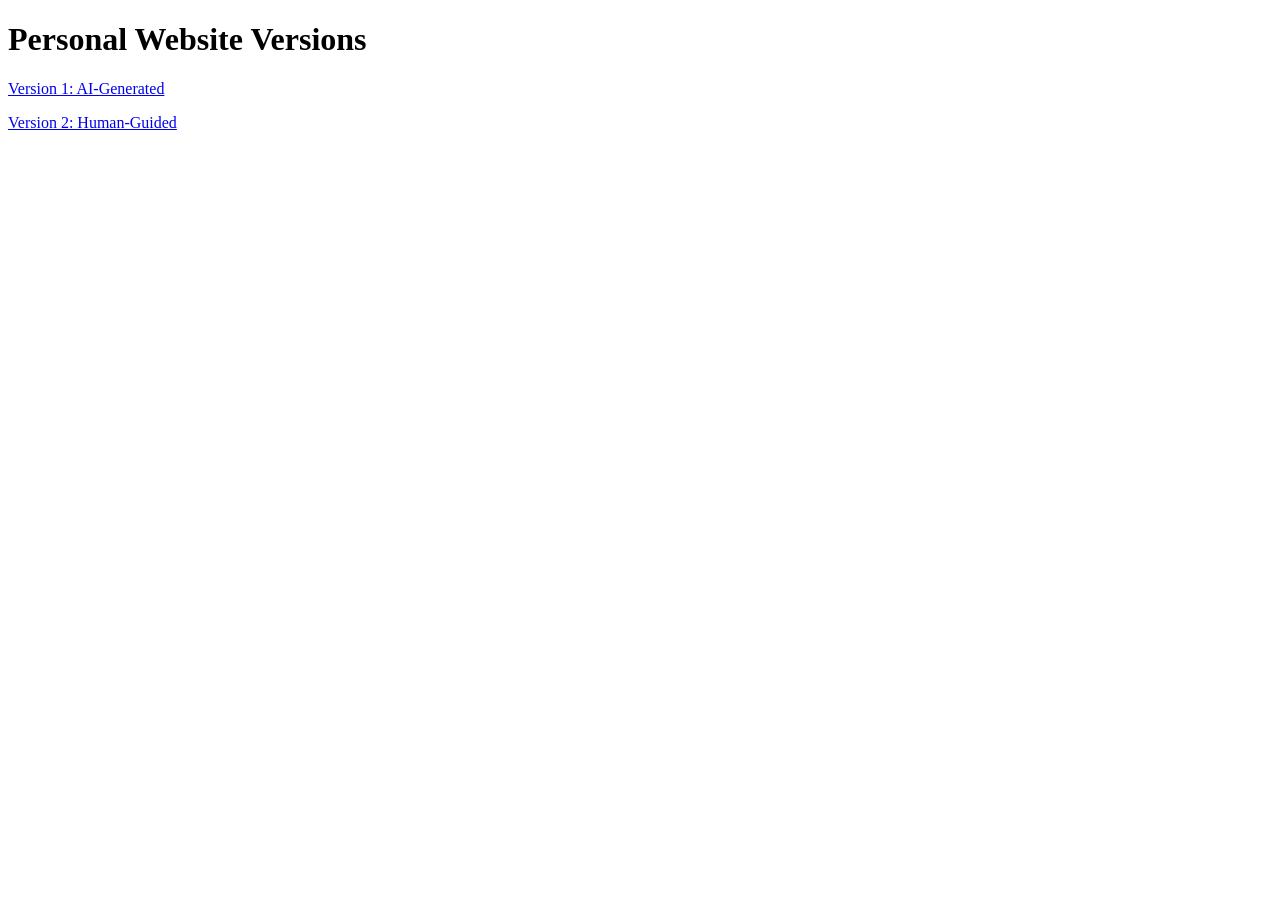
<file: index.html>
<!doctype html><html lang="en"><meta charset="utf-8"><title>Personal Website Versions</title><h1>Personal Website Versions</h1><p><a href="personal_web/">Version 1: AI-Generated</a></p><p><a href="personal_web_new/">Version 2: Human-Guided</a></p></html>
</file>
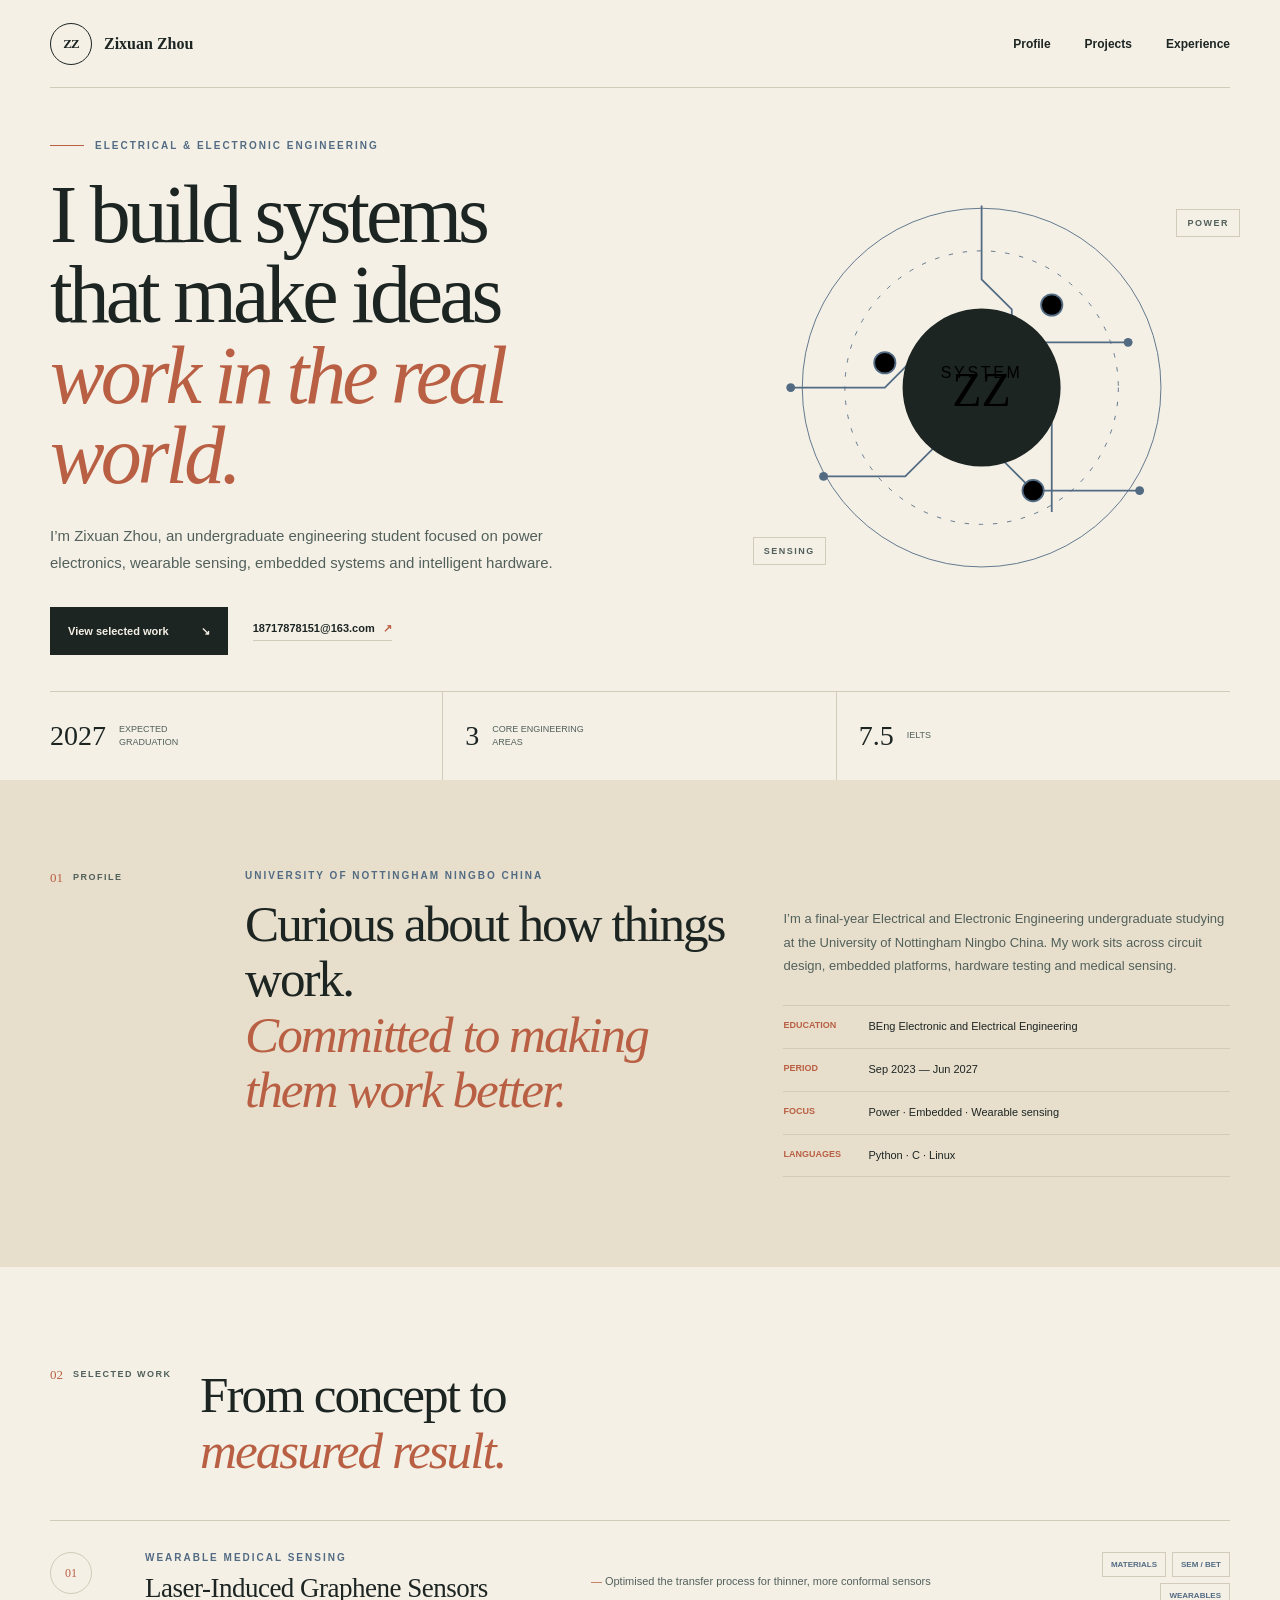
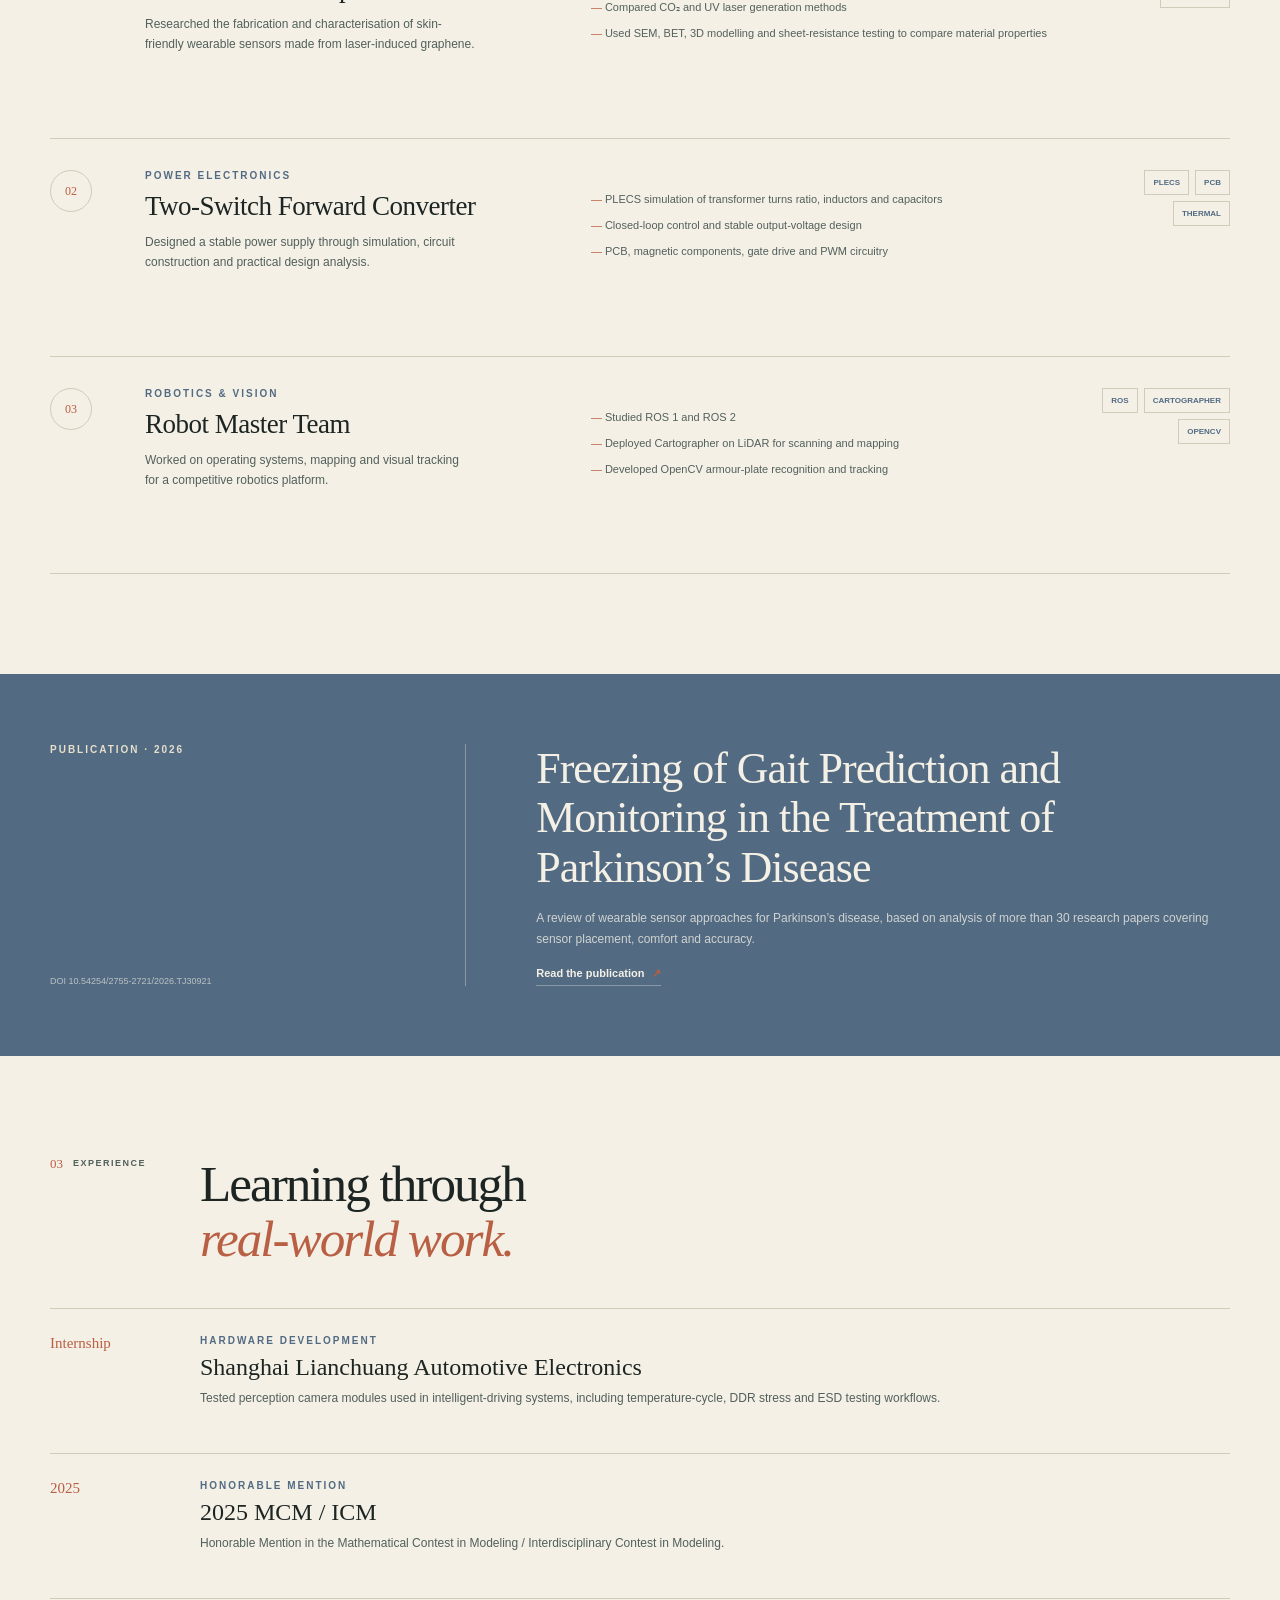
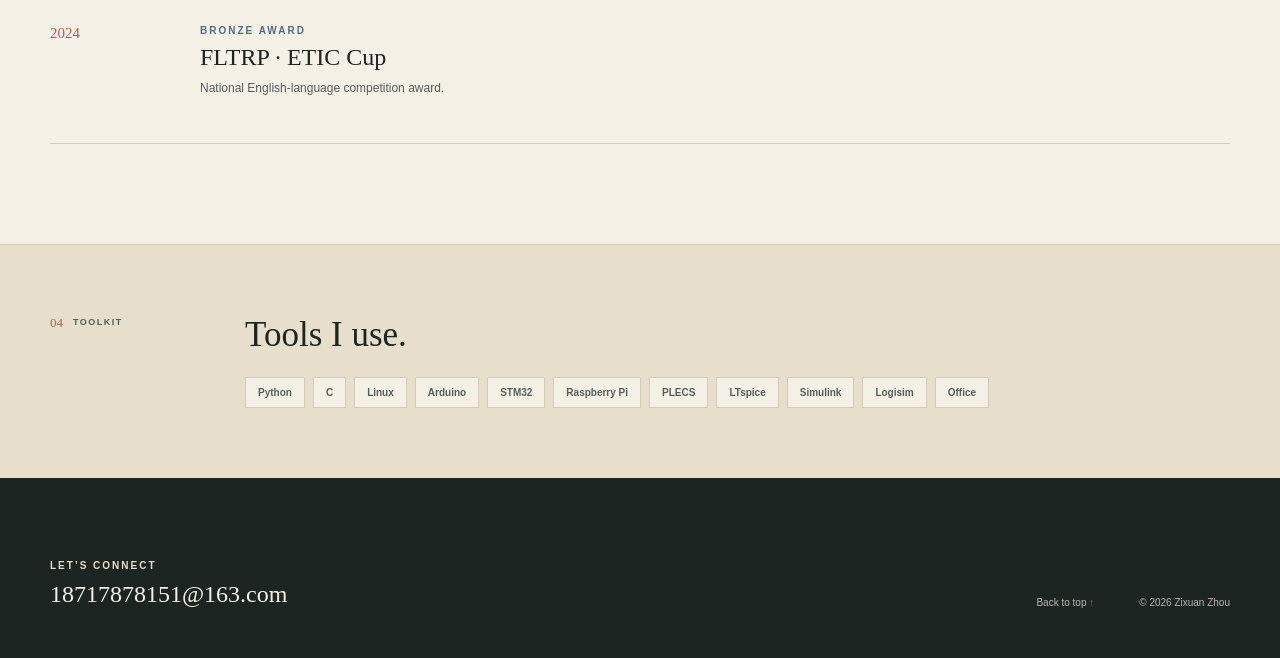
<file: personal_web/index.html>
<!doctype html>
<html lang="en">
  <head>
    <meta charset="UTF-8">
    <meta name="viewport" content="width=device-width, initial-scale=1">
    <meta name="description" content="Portfolio of Zixuan Zhou, Electrical and Electronic Engineering student.">
    <title>Zixuan Zhou — Electrical &amp; Electronic Engineer</title>
    <link rel="stylesheet" href="styles.css">
  </head>
  <body>
    <header class="nav-shell">
      <a class="brand" href="#top" aria-label="Zixuan Zhou home">
        <span class="brand-mark">ZZ</span>
        <span>Zixuan Zhou</span>
      </a>
      <nav aria-label="Primary navigation">
        <a href="#profile">Profile</a>
        <a href="#projects">Projects</a>
        <a href="#experience">Experience</a>
      </nav>
    </header>

    <main id="top">
      <section class="hero" aria-labelledby="hero-title">
        <div class="hero-copy">
          <p class="kicker"><span></span> Electrical &amp; Electronic Engineering</p>
          <h1 id="hero-title">I build systems<br>that make ideas<br><em>work in the real world.</em></h1>
          <p class="hero-summary">I’m Zixuan Zhou, an undergraduate engineering student focused on power electronics, wearable sensing, embedded systems and intelligent hardware.</p>
          <div class="hero-actions">
            <a class="button button-primary" href="#projects">View selected work <span aria-hidden="true">↘</span></a>
            <a class="text-link" href="mailto:18717878151@163.com">18717878151@163.com <span aria-hidden="true">↗</span></a>
          </div>
        </div>

        <div class="hero-visual" aria-label="Abstract engineering circuit diagram">
          <svg viewBox="0 0 560 560" role="img" aria-labelledby="circuit-title circuit-desc">
            <title id="circuit-title">Abstract circuit diagram</title>
            <desc id="circuit-desc">Geometric traces, components and measurement nodes representing electronic engineering.</desc>
            <circle cx="280" cy="280" r="202" fill="none" stroke="currentColor" stroke-width="1"/>
            <circle cx="280" cy="280" r="154" fill="none" stroke="currentColor" stroke-width="1" stroke-dasharray="5 11"/>
            <path d="M65 280h106l28-28h78l23-23h145" fill="none" stroke="currentColor" stroke-width="2"/>
            <path d="M280 75v83l34 34v55l45 45v128" fill="none" stroke="currentColor" stroke-width="2"/>
            <path d="M102 380h92l42-42h44l58 58h120" fill="none" stroke="currentColor" stroke-width="2"/>
            <g fill="var(--paper)">
              <circle cx="171" cy="252" r="12" stroke="currentColor" stroke-width="2"/>
              <circle cx="280" cy="229" r="12" stroke="currentColor" stroke-width="2"/>
              <circle cx="359" cy="187" r="12" stroke="currentColor" stroke-width="2"/>
              <circle cx="236" cy="338" r="12" stroke="currentColor" stroke-width="2"/>
              <circle cx="338" cy="396" r="12" stroke="currentColor" stroke-width="2"/>
            </g>
            <g fill="currentColor">
              <circle cx="65" cy="280" r="5"/>
              <circle cx="445" cy="229" r="5"/>
              <circle cx="102" cy="380" r="5"/>
              <circle cx="458" cy="396" r="5"/>
            </g>
            <rect x="191" y="191" width="178" height="178" rx="89" fill="var(--ink)" transform="rotate(45 280 280)"/>
            <text x="280" y="269" fill="var(--paper)" font-size="18" font-family="Arial, sans-serif" text-anchor="middle" letter-spacing="3">SYSTEM</text>
            <text x="280" y="301" fill="var(--paper)" font-size="54" font-family="Georgia, serif" text-anchor="middle">ZZ</text>
          </svg>
          <div class="visual-tag visual-tag-top">Power</div>
          <div class="visual-tag visual-tag-bottom">Sensing</div>
        </div>

        <div class="hero-index" aria-label="Portfolio highlights">
          <div><strong>2027</strong><span>Expected graduation</span></div>
          <div><strong>3</strong><span>Core engineering areas</span></div>
          <div><strong>7.5</strong><span>IELTS</span></div>
        </div>
      </section>

      <section class="profile" id="profile" aria-labelledby="profile-title">
        <div class="section-label">
          <span>01</span>
          <p>Profile</p>
        </div>
        <div class="profile-heading">
          <p class="kicker">University of Nottingham Ningbo China</p>
          <h2 id="profile-title">Curious about how things work.<br><em>Committed to making them work better.</em></h2>
        </div>
        <div class="profile-content">
          <p>I’m a final-year Electrical and Electronic Engineering undergraduate studying at the University of Nottingham Ningbo China. My work sits across circuit design, embedded platforms, hardware testing and medical sensing.</p>
          <dl class="facts">
            <div><dt>Education</dt><dd>BEng Electronic and Electrical Engineering</dd></div>
            <div><dt>Period</dt><dd>Sep 2023 — Jun 2027</dd></div>
            <div><dt>Focus</dt><dd>Power · Embedded · Wearable sensing</dd></div>
            <div><dt>Languages</dt><dd>Python · C · Linux</dd></div>
          </dl>
        </div>
      </section>

      <section class="projects" id="projects" aria-labelledby="projects-title">
        <header class="section-header">
          <div class="section-label">
            <span>02</span>
            <p>Selected work</p>
          </div>
          <h2 id="projects-title">From concept to<br><em>measured result.</em></h2>
        </header>

        <article class="project featured-project">
          <div class="project-number">01</div>
          <div class="project-main">
            <p class="kicker">Wearable medical sensing</p>
            <h3>Laser-Induced Graphene Sensors</h3>
            <p>Researched the fabrication and characterisation of skin-friendly wearable sensors made from laser-induced graphene.</p>
          </div>
          <ul class="project-details">
            <li>Optimised the transfer process for thinner, more conformal sensors</li>
            <li>Compared CO₂ and UV laser generation methods</li>
            <li>Used SEM, BET, 3D modelling and sheet-resistance testing to compare material properties</li>
          </ul>
          <div class="project-tags"><span>Materials</span><span>SEM / BET</span><span>Wearables</span></div>
        </article>

        <article class="project">
          <div class="project-number">02</div>
          <div class="project-main">
            <p class="kicker">Power electronics</p>
            <h3>Two-Switch Forward Converter</h3>
            <p>Designed a stable power supply through simulation, circuit construction and practical design analysis.</p>
          </div>
          <ul class="project-details">
            <li>PLECS simulation of transformer turns ratio, inductors and capacitors</li>
            <li>Closed-loop control and stable output-voltage design</li>
            <li>PCB, magnetic components, gate drive and PWM circuitry</li>
          </ul>
          <div class="project-tags"><span>PLECS</span><span>PCB</span><span>Thermal</span></div>
        </article>

        <article class="project">
          <div class="project-number">03</div>
          <div class="project-main">
            <p class="kicker">Robotics &amp; vision</p>
            <h3>Robot Master Team</h3>
            <p>Worked on operating systems, mapping and visual tracking for a competitive robotics platform.</p>
          </div>
          <ul class="project-details">
            <li>Studied ROS 1 and ROS 2</li>
            <li>Deployed Cartographer on LiDAR for scanning and mapping</li>
            <li>Developed OpenCV armour-plate recognition and tracking</li>
          </ul>
          <div class="project-tags"><span>ROS</span><span>Cartographer</span><span>OpenCV</span></div>
        </article>
      </section>

      <section class="publication" aria-labelledby="publication-title">
        <div class="publication-meta">
          <p class="kicker">Publication · 2026</p>
          <span>DOI 10.54254/2755-2721/2026.TJ30921</span>
        </div>
        <div>
          <h2 id="publication-title">Freezing of Gait Prediction and Monitoring in the Treatment of Parkinson’s Disease</h2>
          <p>A review of wearable sensor approaches for Parkinson’s disease, based on analysis of more than 30 research papers covering sensor placement, comfort and accuracy.</p>
          <a class="text-link" href="https://ace.ewapub.com/article/view/30921" target="_blank" rel="noopener">Read the publication <span aria-hidden="true">↗</span></a>
        </div>
      </section>

      <section class="experience" id="experience" aria-labelledby="experience-title">
        <header class="section-header">
          <div class="section-label">
            <span>03</span>
            <p>Experience</p>
          </div>
          <h2 id="experience-title">Learning through<br><em>real-world work.</em></h2>
        </header>

        <div class="timeline">
          <article>
            <span class="timeline-year">Internship</span>
            <div>
              <p class="kicker">Hardware Development</p>
              <h3>Shanghai Lianchuang Automotive Electronics</h3>
              <p>Tested perception camera modules used in intelligent-driving systems, including temperature-cycle, DDR stress and ESD testing workflows.</p>
            </div>
          </article>
          <article>
            <span class="timeline-year">2025</span>
            <div>
              <p class="kicker">Honorable Mention</p>
              <h3>2025 MCM / ICM</h3>
              <p>Honorable Mention in the Mathematical Contest in Modeling / Interdisciplinary Contest in Modeling.</p>
            </div>
          </article>
          <article>
            <span class="timeline-year">2024</span>
            <div>
              <p class="kicker">Bronze Award</p>
              <h3>FLTRP · ETIC Cup</h3>
              <p>National English-language competition award.</p>
            </div>
          </article>
        </div>
      </section>

      <section class="toolbox" aria-labelledby="toolbox-title">
        <div class="section-label">
          <span>04</span>
          <p>Toolkit</p>
        </div>
        <div>
          <h2 id="toolbox-title">Tools I use.</h2>
          <div class="tool-list">
            <span>Python</span><span>C</span><span>Linux</span><span>Arduino</span>
            <span>STM32</span><span>Raspberry Pi</span><span>PLECS</span>
            <span>LTspice</span><span>Simulink</span><span>Logisim</span><span>Office</span>
          </div>
        </div>
      </section>
    </main>

    <footer>
      <div>
        <p class="kicker">Let’s connect</p>
        <a href="mailto:18717878151@163.com">18717878151@163.com</a>
      </div>
      <a class="back-top" href="#top">Back to top <span aria-hidden="true">↑</span></a>
      <p class="copyright">© 2026 Zixuan Zhou</p>
    </footer>
  </body>
</html>
</file>
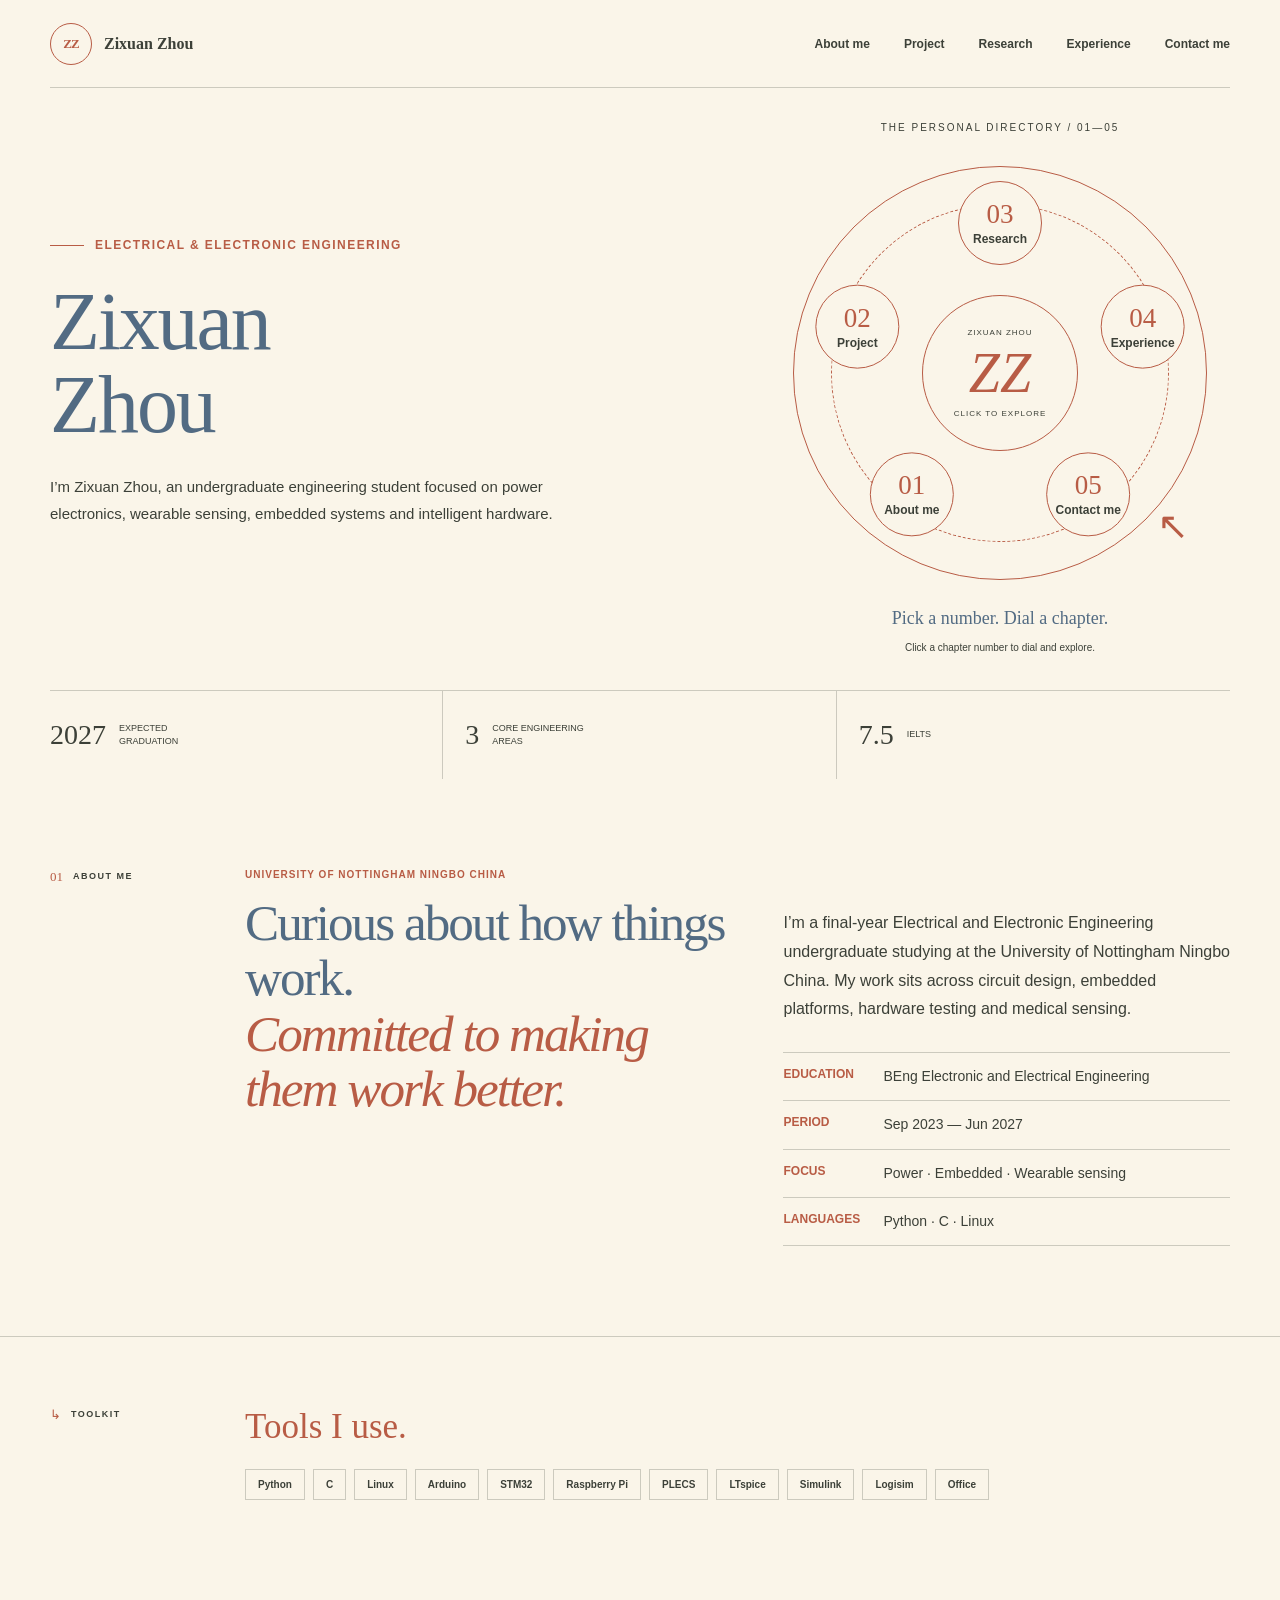
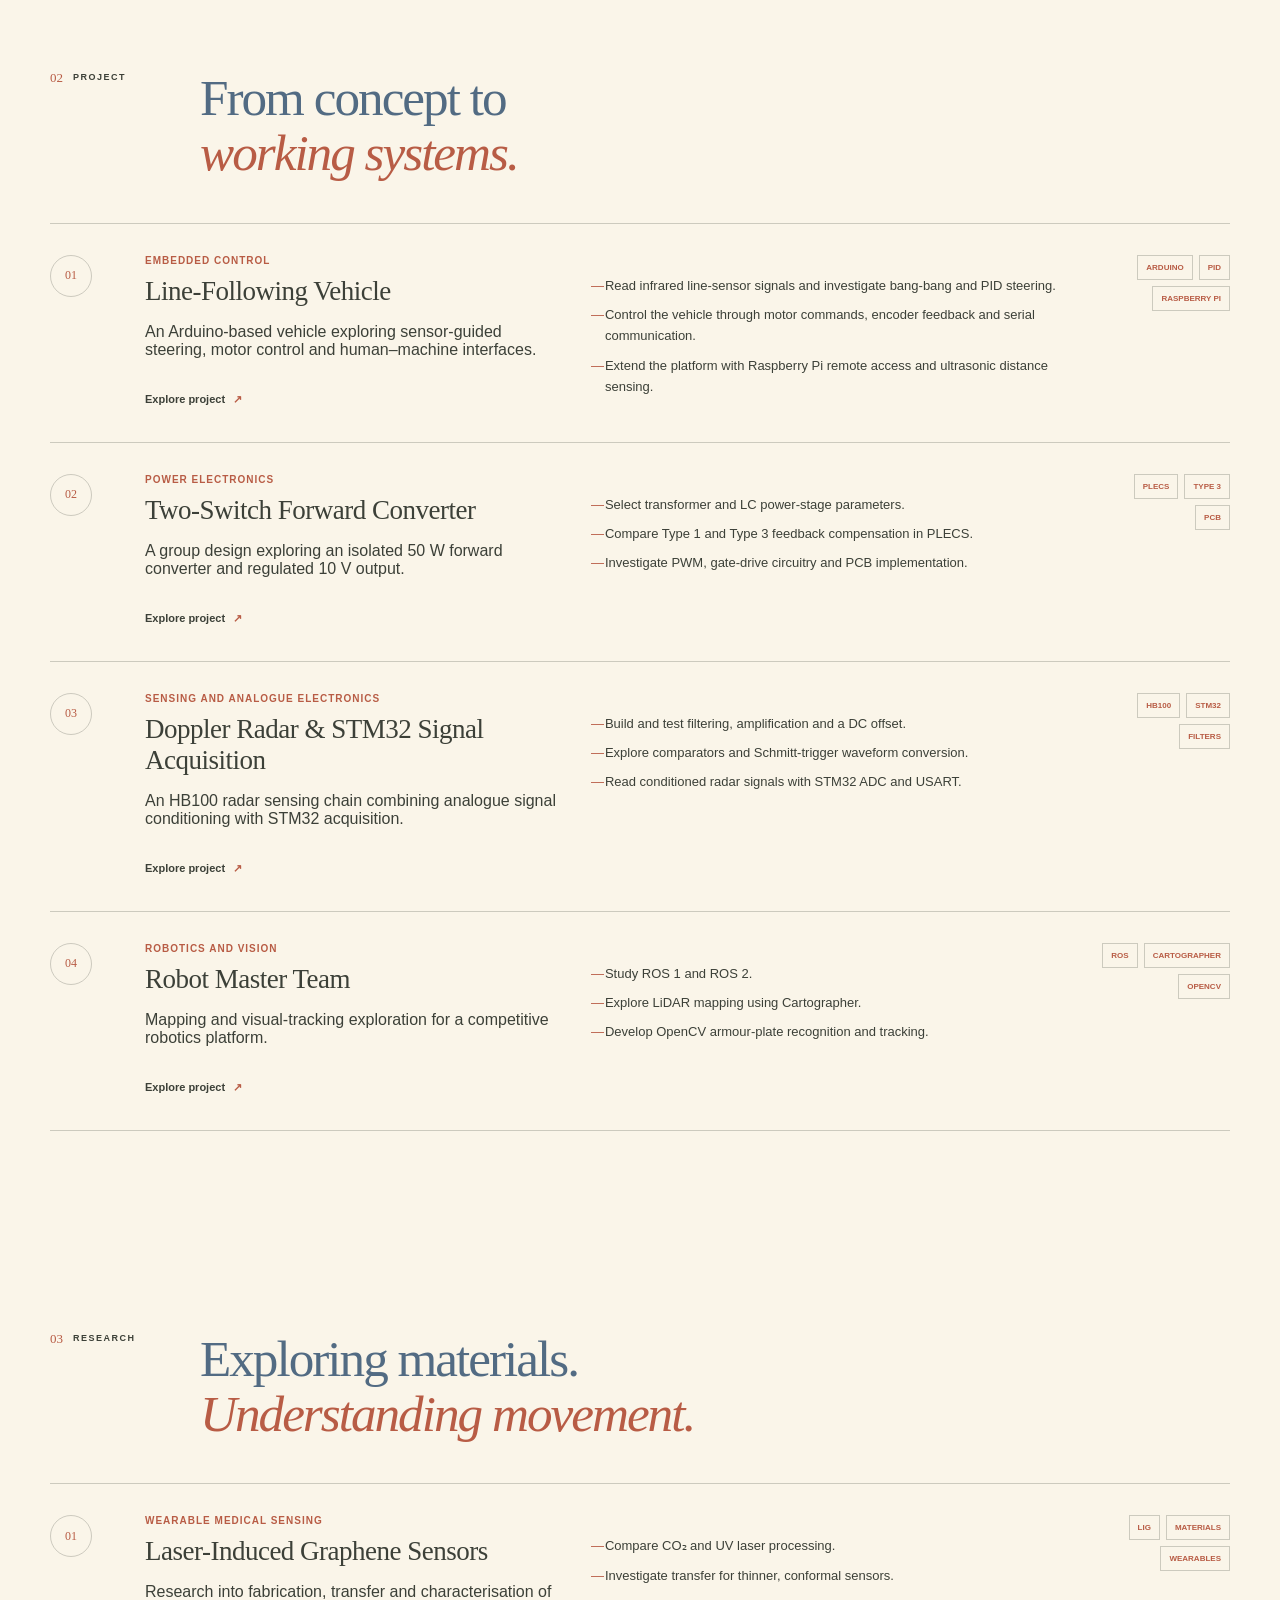
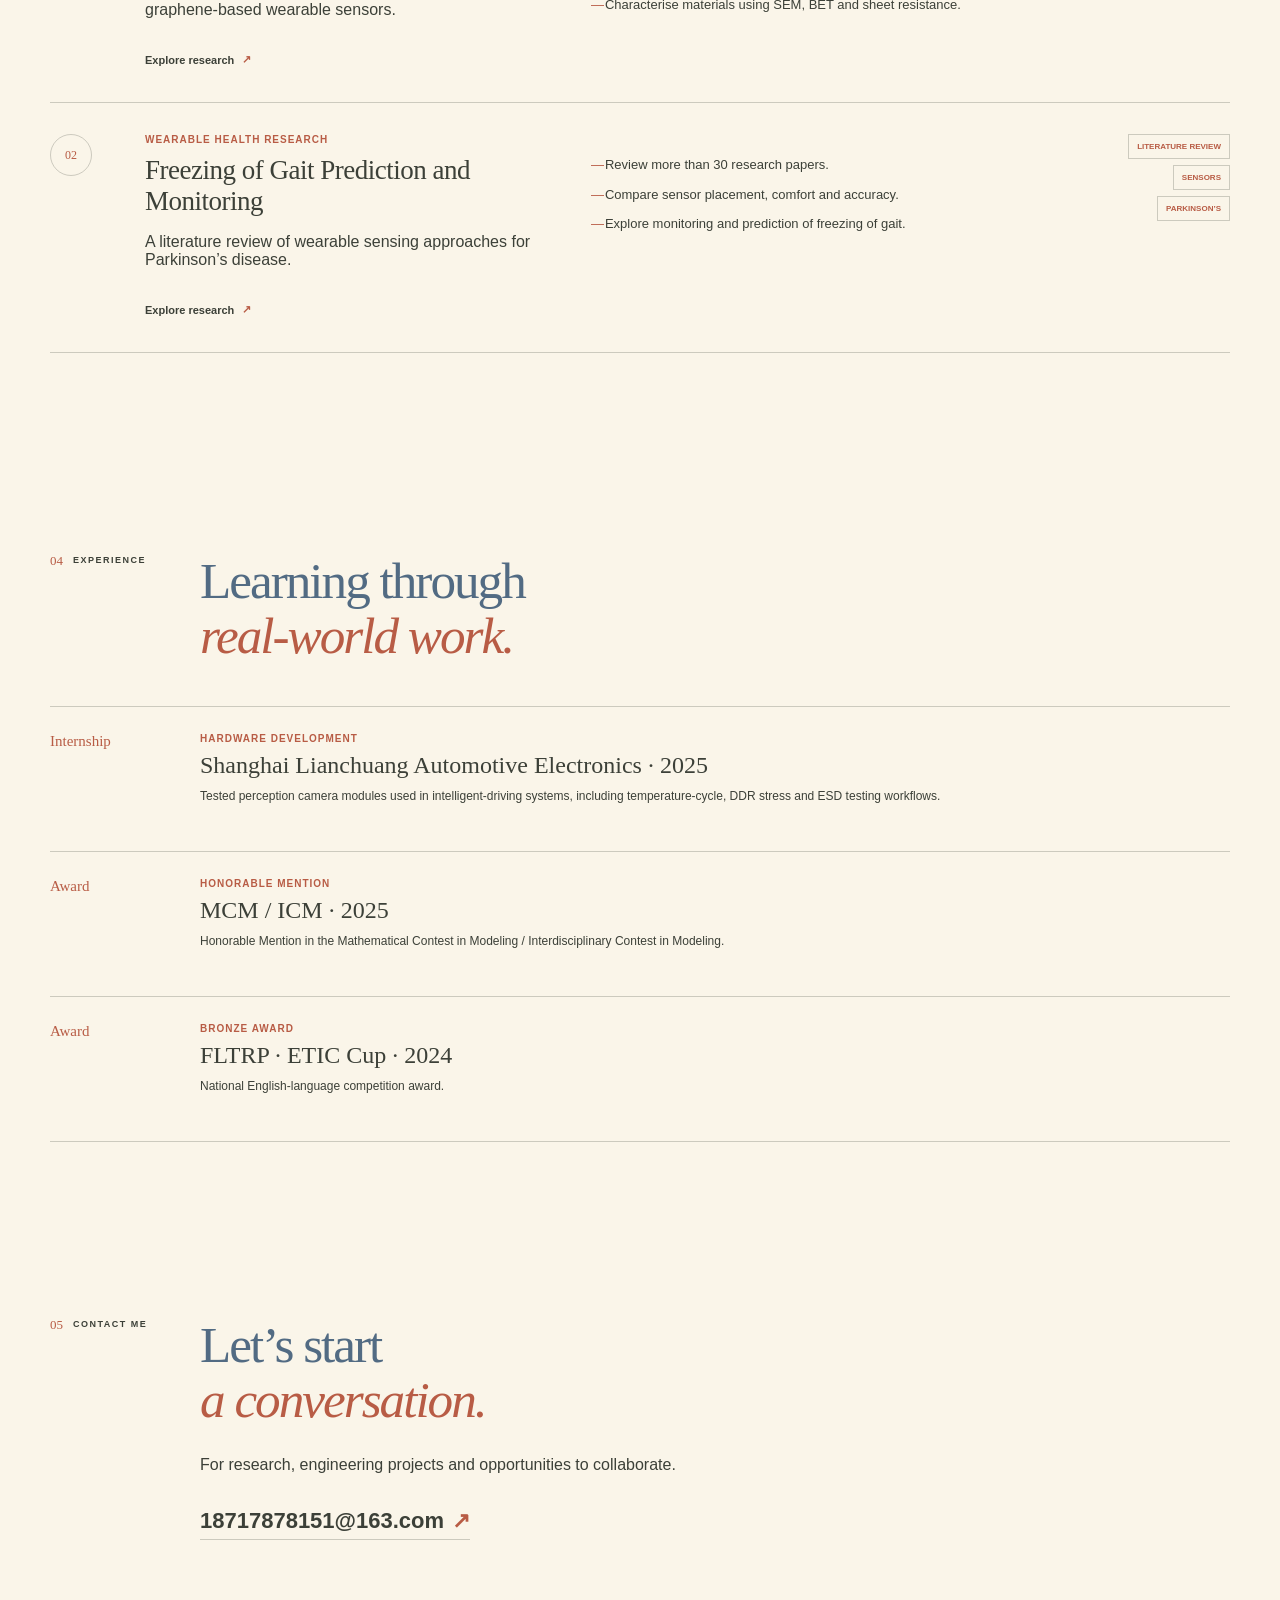
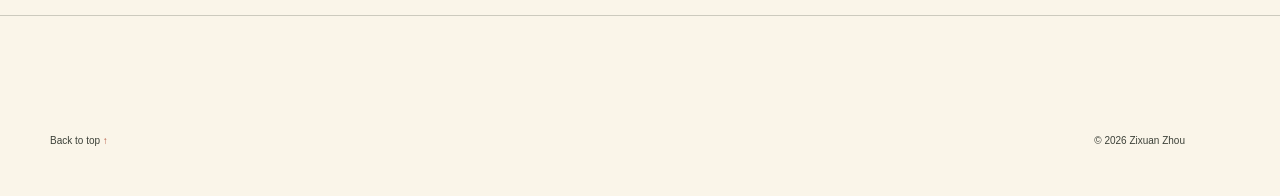
<file: personal_web_new/index.html>
<!doctype html>
<html lang="en">
  <head>
    <meta charset="UTF-8">
    <meta name="viewport" content="width=device-width, initial-scale=1">
    <meta name="description" content="Portfolio of Zixuan Zhou, Electrical and Electronic Engineering student.">
    <title>Zixuan Zhou — Electrical &amp; Electronic Engineer</title>
    <link rel="stylesheet" href="styles.css">
  </head>
  <body>
    <header class="nav-shell">
      <a class="brand" href="#top" aria-label="Zixuan Zhou home">
        <span class="brand-mark">ZZ</span>
        <span>Zixuan Zhou</span>
      </a>
      <nav aria-label="Primary navigation">
        <a href="#profile">About me</a>
        <a href="#projects">Project</a><a href="#research">Research</a>
        <a href="#experience">Experience</a>
        <a href="#contact">Contact me</a>
      </nav>
    </header>

    <main id="top">
      <section class="hero" aria-labelledby="hero-title">
        <div class="hero-copy">
          <p class="kicker"><span></span> Electrical &amp; Electronic Engineering</p>
          <h1 id="hero-title">Zixuan<br>Zhou</h1>
          <p class="hero-summary">I’m Zixuan Zhou, an undergraduate engineering student focused on power electronics, wearable sensing, embedded systems and intelligent hardware.</p>
        </div>

        <div class="hero-visual rotary-directory" aria-label="Rotary telephone directory">
          <p class="dial-eyebrow">THE PERSONAL DIRECTORY / 01—05</p>
          <div class="dial-body">
            <div class="dial-track" aria-hidden="true"></div>
            <div class="dial-wheel">
              <a class="dial-hole" style="--angle:-144deg" href="#profile" data-dial="0" aria-label="Dial About me"><span class="dial-number">01</span><span class="dial-label">About me</span></a>
              <a class="dial-hole" style="--angle:-72deg" href="#projects" data-dial="1" aria-label="Dial Project"><span class="dial-number">02</span><span class="dial-label">Project</span></a>
              <a class="dial-hole" style="--angle:0deg" href="#research" data-dial="2" aria-label="Dial Research"><span class="dial-number">03</span><span class="dial-label">Research</span></a>
              <a class="dial-hole" style="--angle:72deg" href="#experience" data-dial="3" aria-label="Dial Experience"><span class="dial-number">04</span><span class="dial-label">Experience</span></a>
              <a class="dial-hole" style="--angle:144deg" href="#contact" data-dial="4" aria-label="Dial Contact me"><span class="dial-number">05</span><span class="dial-label">Contact me</span></a>
            </div>
            <div class="dial-hub"><span>ZIXUAN ZHOU</span><strong>ZZ</strong><span>CLICK TO EXPLORE</span></div>
            <span class="dial-stop" aria-hidden="true">↖</span>
          </div>
          <p class="dial-status" aria-live="polite">Pick a number. Dial a chapter.</p>
          <p class="dial-hint">Click a chapter number to dial and explore.</p>
        </div>

        <div class="hero-index" aria-label="Portfolio highlights">
          <div><strong>2027</strong><span>Expected graduation</span></div>
          <div><strong>3</strong><span>Core engineering areas</span></div>
          <div><strong>7.5</strong><span>IELTS</span></div>
        </div>
      </section>

      <section id="profile" aria-labelledby="profile-title">
      <div class="profile" aria-labelledby="profile-title">
        <div class="section-label">
          <span>01</span>
          <p>About me</p>
        </div>
        <div class="profile-heading">
          <p class="kicker">University of Nottingham Ningbo China</p>
          <h2 id="profile-title">Curious about how things work.<br><em>Committed to making them work better.</em></h2>
        </div>
        <div class="profile-content">
          <p>I’m a final-year Electrical and Electronic Engineering undergraduate studying at the University of Nottingham Ningbo China. My work sits across circuit design, embedded platforms, hardware testing and medical sensing.</p>
          <dl class="facts">
            <div><dt>Education</dt><dd>BEng Electronic and Electrical Engineering</dd></div>
            <div><dt>Period</dt><dd>Sep 2023 — Jun 2027</dd></div>
            <div><dt>Focus</dt><dd>Power · Embedded · Wearable sensing</dd></div>
            <div><dt>Languages</dt><dd>Python · C · Linux</dd></div>
          </dl>
        </div>
      </div>
      <div class="toolbox" aria-labelledby="toolbox-title">
        <div class="section-label">
          <span aria-hidden="true">↳</span>
          <p>Toolkit</p>
        </div>
        <div>
          <h2 id="toolbox-title">Tools I use.</h2>
          <div class="tool-list">
            <span>Python</span><span>C</span><span>Linux</span><span>Arduino</span>
            <span>STM32</span><span>Raspberry Pi</span><span>PLECS</span>
            <span>LTspice</span><span>Simulink</span><span>Logisim</span><span>Office</span>
          </div>
        </div>
      </div>
      </section>




<section class="projects" id="projects" aria-labelledby="projects-title"><header class="section-header"><div class="section-label"><span>02</span><p>Project</p></div><h2 id="projects-title">From concept to<br><em>working systems.</em></h2></header><article class="project"><div class="project-number">01</div><div class="project-main"><p class="kicker">Embedded control</p><h3>Line-Following Vehicle</h3><p>An Arduino-based vehicle exploring sensor-guided steering, motor control and human–machine interfaces.</p><a class="text-link detail-link" href="details/line-following-vehicle.html"><span class="detail-link-label">Explore project</span> <span aria-hidden="true">↗</span></a></div><ul class="project-details"><li>Read infrared line-sensor signals and investigate bang-bang and PID steering.</li><li>Control the vehicle through motor commands, encoder feedback and serial communication.</li><li>Extend the platform with Raspberry Pi remote access and ultrasonic distance sensing.</li></ul><div class="project-tags"><span>Arduino</span><span>PID</span><span>Raspberry Pi</span></div></article><article class="project"><div class="project-number">02</div><div class="project-main"><p class="kicker">Power electronics</p><h3>Two-Switch Forward Converter</h3><p>A group design exploring an isolated 50 W forward converter and regulated 10 V output.</p><a class="text-link detail-link" href="details/forward-converter.html"><span class="detail-link-label">Explore project</span> <span aria-hidden="true">↗</span></a></div><ul class="project-details"><li>Select transformer and LC power-stage parameters.</li><li>Compare Type 1 and Type 3 feedback compensation in PLECS.</li><li>Investigate PWM, gate-drive circuitry and PCB implementation.</li></ul><div class="project-tags"><span>PLECS</span><span>Type 3</span><span>PCB</span></div></article><article class="project"><div class="project-number">03</div><div class="project-main"><p class="kicker">Sensing and analogue electronics</p><h3>Doppler Radar &amp; STM32 Signal Acquisition</h3><p>An HB100 radar sensing chain combining analogue signal conditioning with STM32 acquisition.</p><a class="text-link detail-link" href="details/doppler-radar.html"><span class="detail-link-label">Explore project</span> <span aria-hidden="true">↗</span></a></div><ul class="project-details"><li>Build and test filtering, amplification and a DC offset.</li><li>Explore comparators and Schmitt-trigger waveform conversion.</li><li>Read conditioned radar signals with STM32 ADC and USART.</li></ul><div class="project-tags"><span>HB100</span><span>STM32</span><span>Filters</span></div></article><article class="project"><div class="project-number">04</div><div class="project-main"><p class="kicker">Robotics and vision</p><h3>Robot Master Team</h3><p>Mapping and visual-tracking exploration for a competitive robotics platform.</p><a class="text-link detail-link" href="details/robot-master.html"><span class="detail-link-label">Explore project</span> <span aria-hidden="true">↗</span></a></div><ul class="project-details"><li>Study ROS 1 and ROS 2.</li><li>Explore LiDAR mapping using Cartographer.</li><li>Develop OpenCV armour-plate recognition and tracking.</li></ul><div class="project-tags"><span>ROS</span><span>Cartographer</span><span>OpenCV</span></div></article></section>
<section class="projects" id="research" aria-labelledby="research-title"><header class="section-header"><div class="section-label"><span>03</span><p>Research</p></div><h2 id="research-title">Exploring materials.<br><em>Understanding movement.</em></h2></header><article class="project"><div class="project-number">01</div><div class="project-main"><p class="kicker">Wearable medical sensing</p><h3>Laser-Induced Graphene Sensors</h3><p>Research into fabrication, transfer and characterisation of graphene-based wearable sensors.</p><a class="text-link detail-link" href="details/graphene-sensors.html"><span class="detail-link-label">Explore research</span> <span aria-hidden="true">↗</span></a></div><ul class="project-details"><li>Compare CO₂ and UV laser processing.</li><li>Investigate transfer for thinner, conformal sensors.</li><li>Characterise materials using SEM, BET and sheet resistance.</li></ul><div class="project-tags"><span>LIG</span><span>Materials</span><span>Wearables</span></div></article><article class="project"><div class="project-number">02</div><div class="project-main"><p class="kicker">Wearable health research</p><h3>Freezing of Gait Prediction and Monitoring</h3><p>A literature review of wearable sensing approaches for Parkinson’s disease.</p><a class="text-link detail-link" href="details/freezing-of-gait.html"><span class="detail-link-label">Explore research</span> <span aria-hidden="true">↗</span></a></div><ul class="project-details"><li>Review more than 30 research papers.</li><li>Compare sensor placement, comfort and accuracy.</li><li>Explore monitoring and prediction of freezing of gait.</li></ul><div class="project-tags"><span>Literature review</span><span>Sensors</span><span>Parkinson’s</span></div></article></section>
      <section class="experience" id="experience" aria-labelledby="experience-title">
        <header class="section-header">
          <div class="section-label">
            <span>04</span>
            <p>Experience</p>
          </div>
          <h2 id="experience-title">Learning through<br><em>real-world work.</em></h2>
        </header>

        <div class="timeline">
          <article>
            <span class="timeline-year">Internship</span>
            <div>
              <p class="kicker">Hardware Development</p>
              <h3>Shanghai Lianchuang Automotive Electronics · 2025</h3>
              <p>Tested perception camera modules used in intelligent-driving systems, including temperature-cycle, DDR stress and ESD testing workflows.</p>
            </div>
          </article>
          <article id="achievements" tabindex="-1">
            <span class="timeline-year">Award</span>
            <div>
              <p class="kicker">Honorable Mention</p>
              <h3>MCM / ICM · 2025</h3>
              <p>Honorable Mention in the Mathematical Contest in Modeling / Interdisciplinary Contest in Modeling.</p>
            </div>
          </article>
          <article>
            <span class="timeline-year">Award</span>
            <div>
              <p class="kicker">Bronze Award</p>
              <h3>FLTRP · ETIC Cup · 2024</h3>
              <p>National English-language competition award.</p>
            </div>
          </article>
        </div>
      </section>


      <section class="contact-section" id="contact" aria-labelledby="contact-title">
        <header class="section-header">
          <div class="section-label"><span>05</span><p>Contact me</p></div>
          <div><h2 id="contact-title">Let’s start<br><em>a conversation.</em></h2>
          <p class="contact-copy">For research, engineering projects and opportunities to collaborate.</p>
          <a class="text-link contact-email" href="mailto:18717878151@163.com">18717878151@163.com <span aria-hidden="true">↗</span></a></div>
        </header>
      </section>
    </main>

    <footer>
      <a class="back-top" href="#top">Back to top <span aria-hidden="true">↑</span></a>
      <p class="copyright">© 2026 Zixuan Zhou</p>
    </footer>
    <script src="dial.js"></script>
  </body>
</html>
</file>
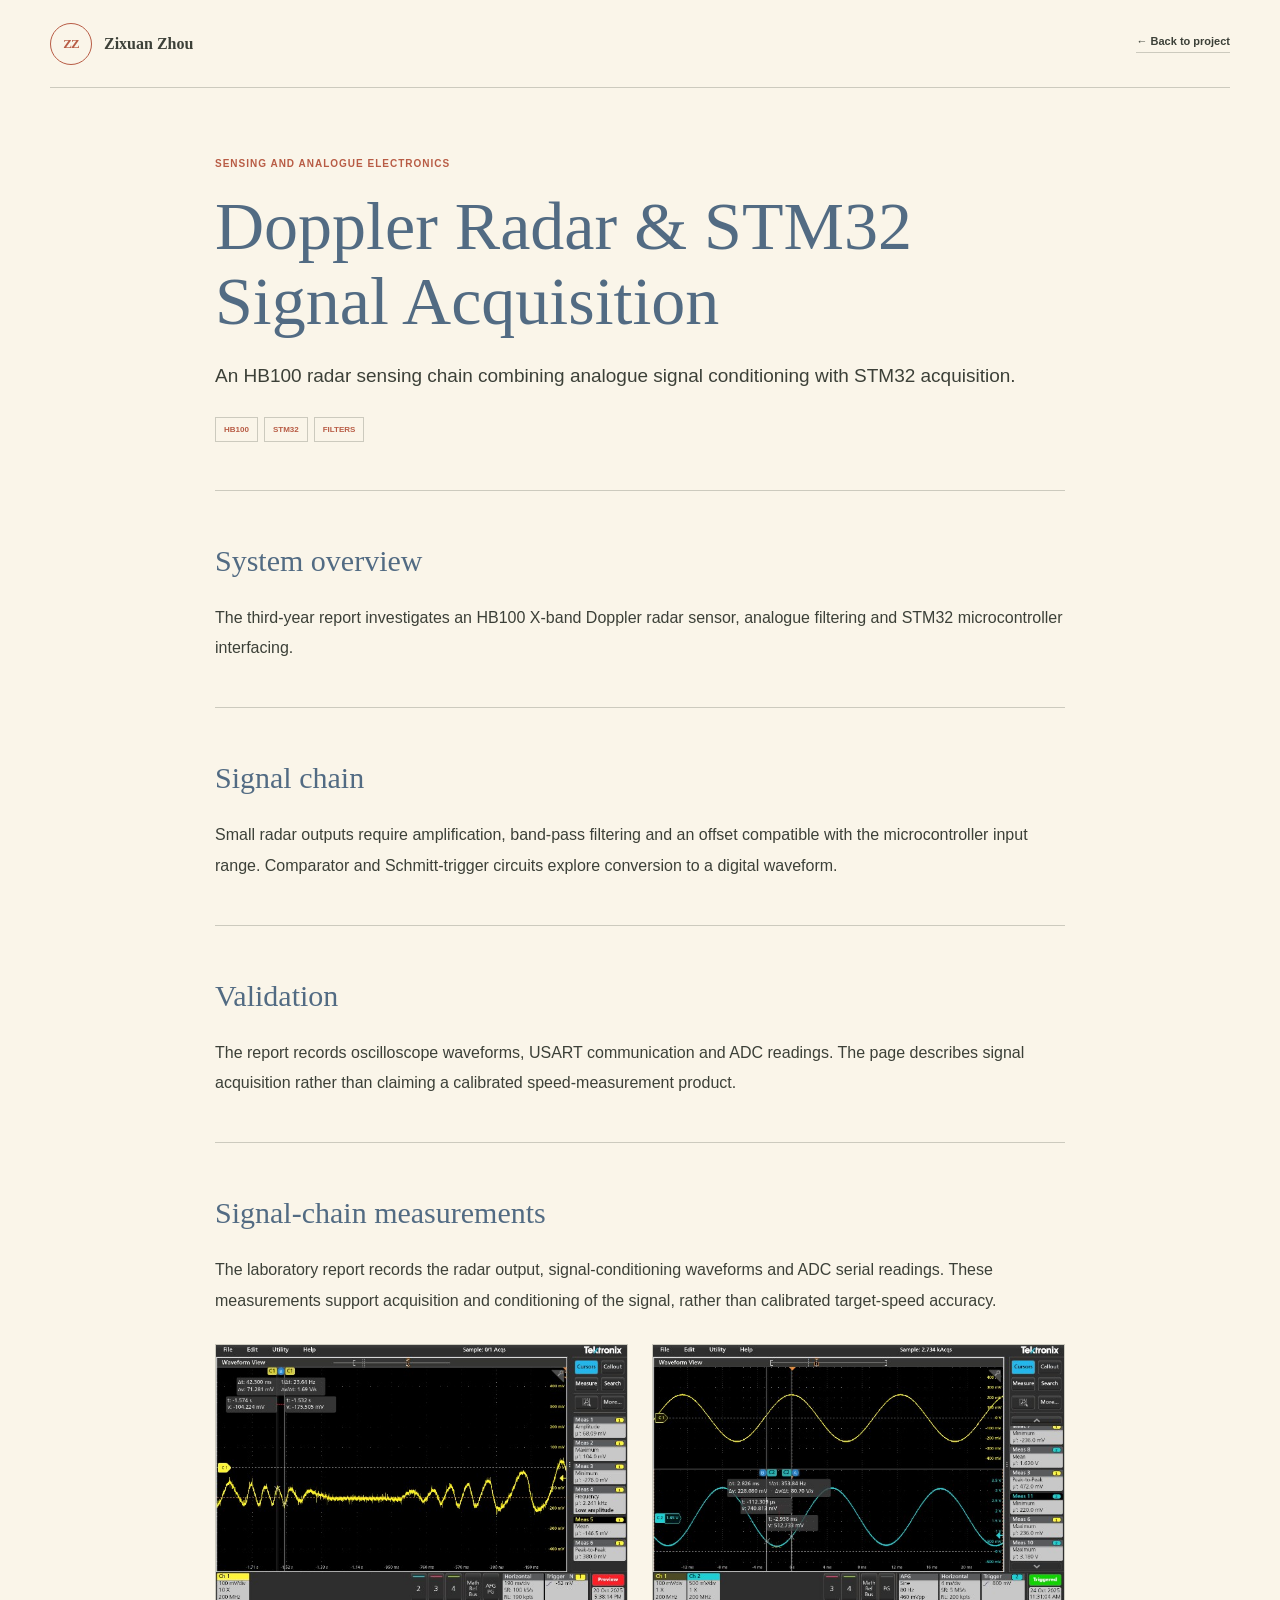
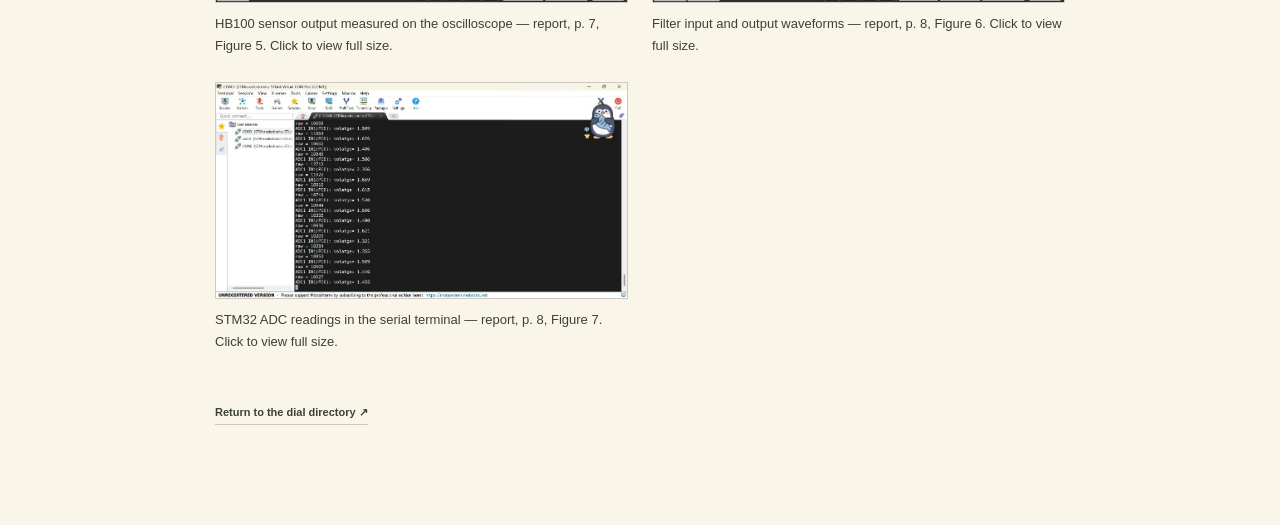
<file: personal_web_new/details/doppler-radar.html>
<!doctype html><html lang="en"><head><meta charset="UTF-8"><meta name="viewport" content="width=device-width,initial-scale=1"><meta name="description" content="An HB100 radar sensing chain combining analogue signal conditioning with STM32 acquisition."><title>Doppler Radar &amp; STM32 Signal Acquisition — Zixuan Zhou</title><link rel="stylesheet" href="../styles.css"></head><body><header class="nav-shell"><a class="brand" href="../index.html"><span class="brand-mark">ZZ</span><span>Zixuan Zhou</span></a><a class="text-link" href="../index.html#projects">← Back to project</a></header><main class="case-study"><p class="kicker">Sensing and analogue electronics</p><h1>Doppler Radar &amp; STM32 Signal Acquisition</h1><p class="case-intro">An HB100 radar sensing chain combining analogue signal conditioning with STM32 acquisition.</p><div class="project-tags"><span>HB100</span><span>STM32</span><span>Filters</span></div><section class="case-section"><h2>System overview</h2><p>The third-year report investigates an HB100 X-band Doppler radar sensor, analogue filtering and STM32 microcontroller interfacing.</p></section><section class="case-section"><h2>Signal chain</h2><p>Small radar outputs require amplification, band-pass filtering and an offset compatible with the microcontroller input range. Comparator and Schmitt-trigger circuits explore conversion to a digital waveform.</p></section><section class="case-section"><h2>Validation</h2><p>The report records oscilloscope waveforms, USART communication and ADC readings. The page describes signal acquisition rather than claiming a calibrated speed-measurement product.</p></section><section class="case-section"><h2>Signal-chain measurements</h2><p>The laboratory report records the radar output, signal-conditioning waveforms and ADC serial readings. These measurements support acquisition and conditioning of the signal, rather than calibrated target-speed accuracy.</p><div class="evidence-grid"><figure><a href="../assets/evidence/radar-p7-2.jpg" target="_blank" rel="noopener" aria-label="Open full-size image: HB100 sensor output measured on the oscilloscope — report, p. 7, Figure 5."><img src="../assets/evidence/radar-p7-2.jpg" width="631" height="395" loading="lazy" alt="HB100 sensor output measured on the oscilloscope — report, p. 7, Figure 5."></a><figcaption>HB100 sensor output measured on the oscilloscope — report, p. 7, Figure 5. Click to view full size.</figcaption></figure><figure><a href="../assets/evidence/radar-p8-1.jpg" target="_blank" rel="noopener" aria-label="Open full-size image: Filter input and output waveforms — report, p. 8, Figure 6."><img src="../assets/evidence/radar-p8-1.jpg" width="634" height="396" loading="lazy" alt="Filter input and output waveforms — report, p. 8, Figure 6."></a><figcaption>Filter input and output waveforms — report, p. 8, Figure 6. Click to view full size.</figcaption></figure><figure><a href="../assets/evidence/radar-p8-2.jpg" target="_blank" rel="noopener" aria-label="Open full-size image: STM32 ADC readings in the serial terminal — report, p. 8, Figure 7."><img src="../assets/evidence/radar-p8-2.jpg" width="989" height="519" loading="lazy" alt="STM32 ADC readings in the serial terminal — report, p. 8, Figure 7."></a><figcaption>STM32 ADC readings in the serial terminal — report, p. 8, Figure 7. Click to view full size.</figcaption></figure></div></section><a class="text-link" href="../index.html#top">Return to the dial directory ↗</a></main></body></html>
</file>
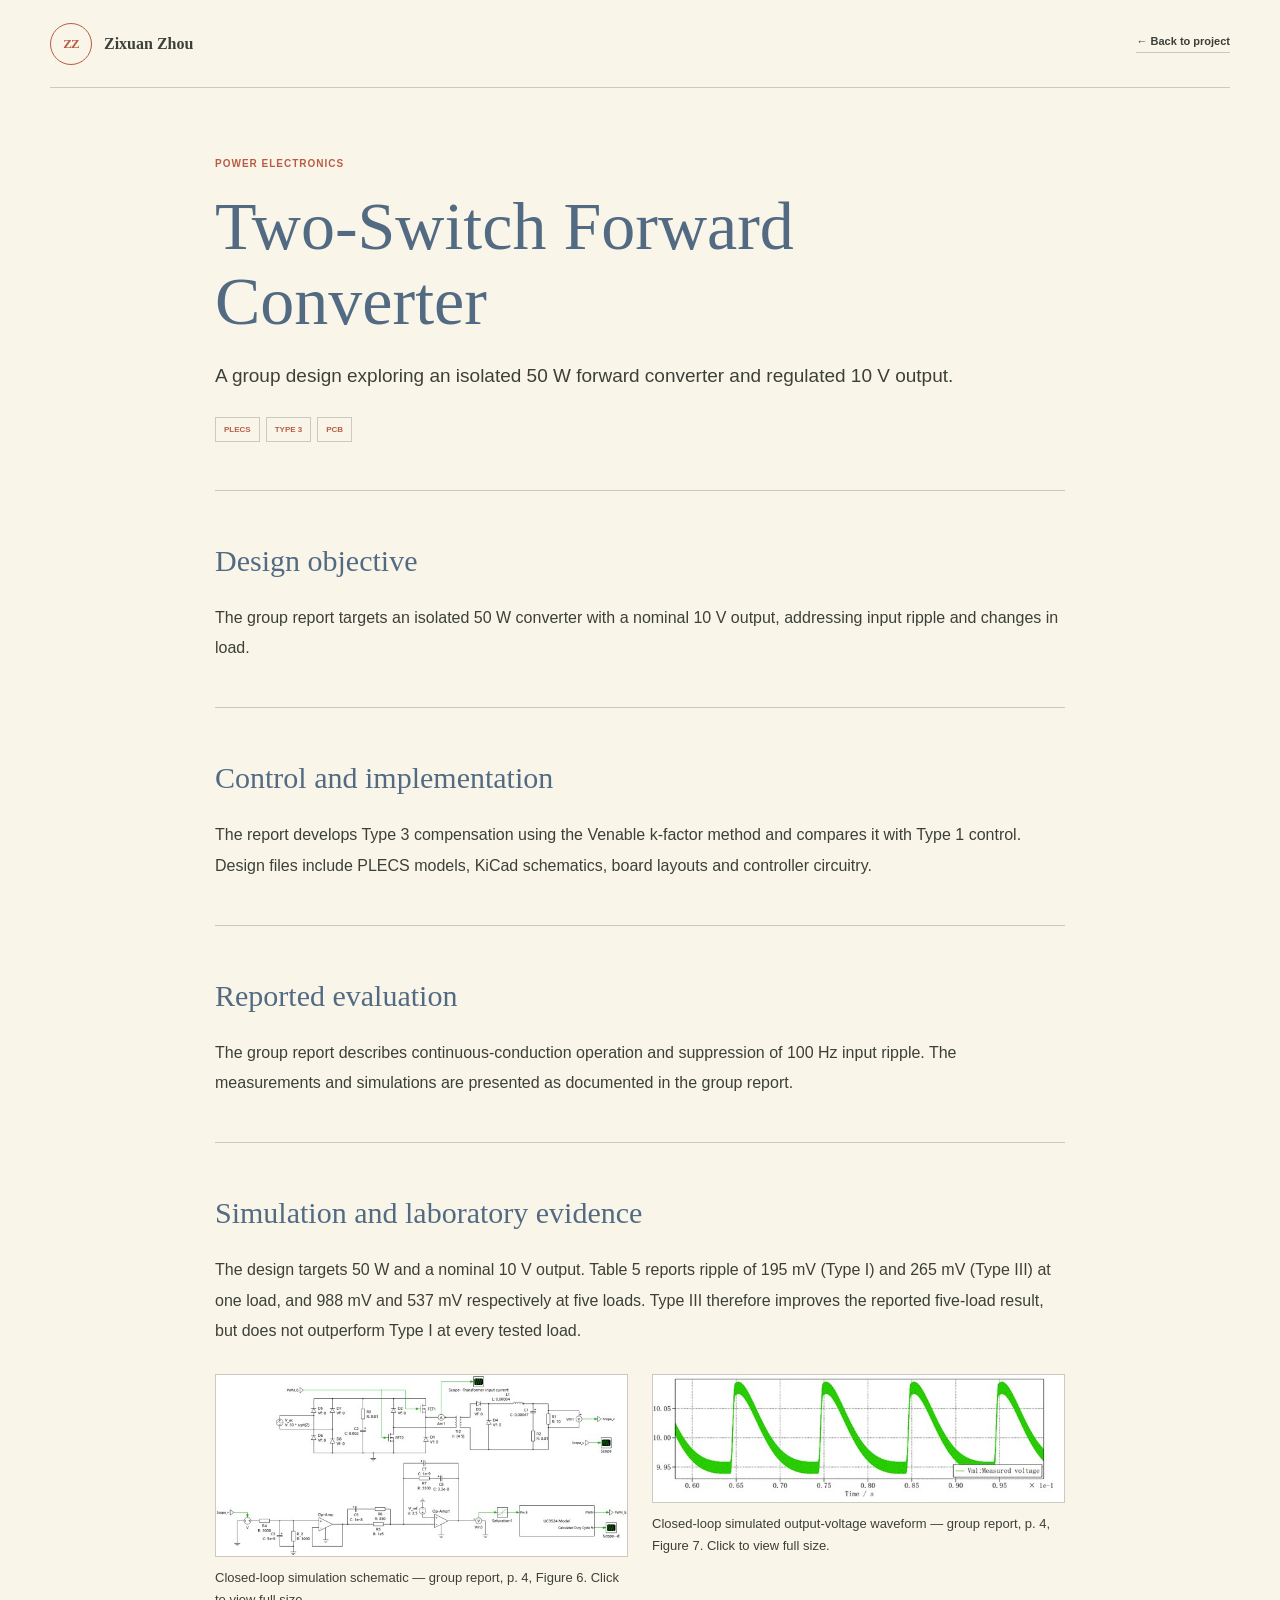
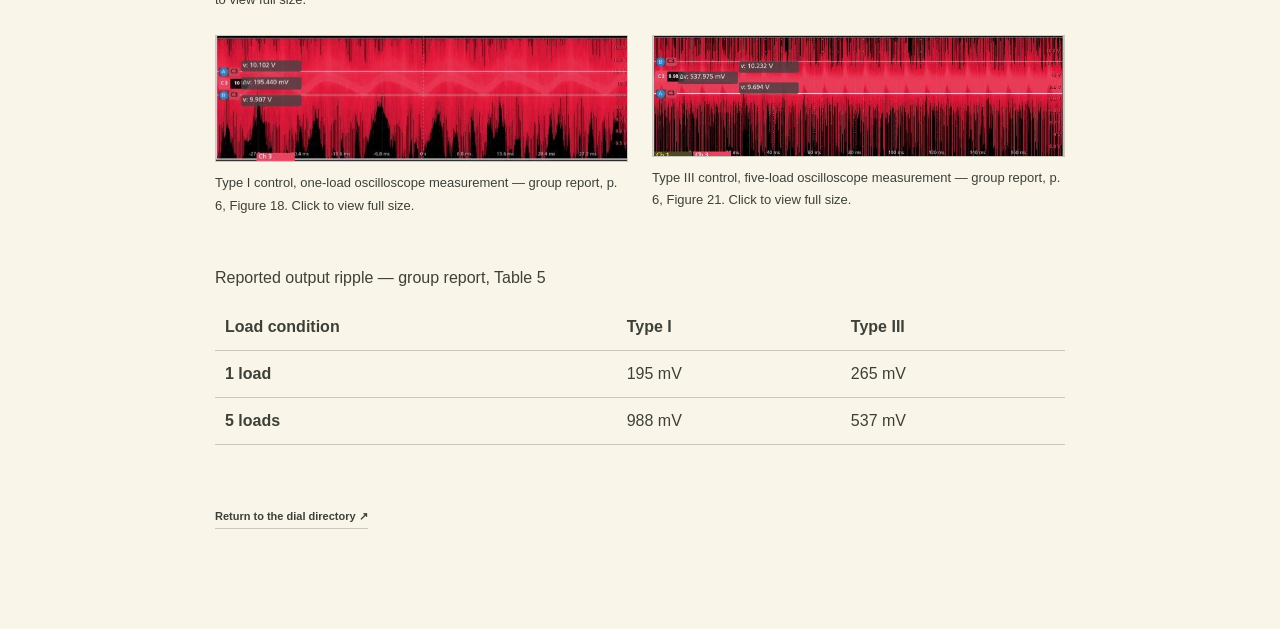
<file: personal_web_new/details/forward-converter.html>
<!doctype html><html lang="en"><head><meta charset="UTF-8"><meta name="viewport" content="width=device-width,initial-scale=1"><meta name="description" content="A group design exploring an isolated 50 W forward converter and regulated 10 V output."><title>Two-Switch Forward Converter — Zixuan Zhou</title><link rel="stylesheet" href="../styles.css"></head><body><header class="nav-shell"><a class="brand" href="../index.html"><span class="brand-mark">ZZ</span><span>Zixuan Zhou</span></a><a class="text-link" href="../index.html#projects">← Back to project</a></header><main class="case-study"><p class="kicker">Power electronics</p><h1>Two-Switch Forward Converter</h1><p class="case-intro">A group design exploring an isolated 50 W forward converter and regulated 10 V output.</p><div class="project-tags"><span>PLECS</span><span>Type 3</span><span>PCB</span></div><section class="case-section"><h2>Design objective</h2><p>The group report targets an isolated 50 W converter with a nominal 10 V output, addressing input ripple and changes in load.</p></section><section class="case-section"><h2>Control and implementation</h2><p>The report develops Type 3 compensation using the Venable k-factor method and compares it with Type 1 control. Design files include PLECS models, KiCad schematics, board layouts and controller circuitry.</p></section><section class="case-section"><h2>Reported evaluation</h2><p>The group report describes continuous-conduction operation and suppression of 100 Hz input ripple. The measurements and simulations are presented as documented in the group report.</p></section><section class="case-section"><h2>Simulation and laboratory evidence</h2><p>The design targets 50 W and a nominal 10 V output. Table 5 reports ripple of 195 mV (Type I) and 265 mV (Type III) at one load, and 988 mV and 537 mV respectively at five loads. Type III therefore improves the reported five-load result, but does not outperform Type I at every tested load.</p><div class="evidence-grid"><figure><a href="../assets/evidence/converter-p4-0.jpg" target="_blank" rel="noopener" aria-label="Open full-size image: Closed-loop simulation schematic — group report, p. 4, Figure 6."><img src="../assets/evidence/converter-p4-0.jpg" width="673" height="296" loading="lazy" alt="Closed-loop simulation schematic — group report, p. 4, Figure 6."></a><figcaption>Closed-loop simulation schematic — group report, p. 4, Figure 6. Click to view full size.</figcaption></figure><figure><a href="../assets/evidence/converter-p4-1.jpg" target="_blank" rel="noopener" aria-label="Open full-size image: Closed-loop simulated output-voltage waveform — group report, p. 4, Figure 7."><img src="../assets/evidence/converter-p4-1.jpg" width="649" height="200" loading="lazy" alt="Closed-loop simulated output-voltage waveform — group report, p. 4, Figure 7."></a><figcaption>Closed-loop simulated output-voltage waveform — group report, p. 4, Figure 7. Click to view full size.</figcaption></figure><figure><a href="../assets/evidence/converter-p6-0.jpg" target="_blank" rel="noopener" aria-label="Open full-size image: Type I control, one-load oscilloscope measurement — group report, p. 6, Figure 18."><img src="../assets/evidence/converter-p6-0.jpg" width="664" height="202" loading="lazy" alt="Type I control, one-load oscilloscope measurement — group report, p. 6, Figure 18."></a><figcaption>Type I control, one-load oscilloscope measurement — group report, p. 6, Figure 18. Click to view full size.</figcaption></figure><figure><a href="../assets/evidence/converter-p6-3.jpg" target="_blank" rel="noopener" aria-label="Open full-size image: Type III control, five-load oscilloscope measurement — group report, p. 6, Figure 21."><img src="../assets/evidence/converter-p6-3.jpg" width="743" height="216" loading="lazy" alt="Type III control, five-load oscilloscope measurement — group report, p. 6, Figure 21."></a><figcaption>Type III control, five-load oscilloscope measurement — group report, p. 6, Figure 21. Click to view full size.</figcaption></figure></div></section><div class="results-table"><table><caption>Reported output ripple — group report, Table 5</caption><thead><tr><th scope="col">Load condition</th><th scope="col">Type I</th><th scope="col">Type III</th></tr></thead><tbody><tr><th scope="row">1 load</th><td>195 mV</td><td>265 mV</td></tr><tr><th scope="row">5 loads</th><td>988 mV</td><td>537 mV</td></tr></tbody></table></div><a class="text-link" href="../index.html#top">Return to the dial directory ↗</a></main></body></html>
</file>
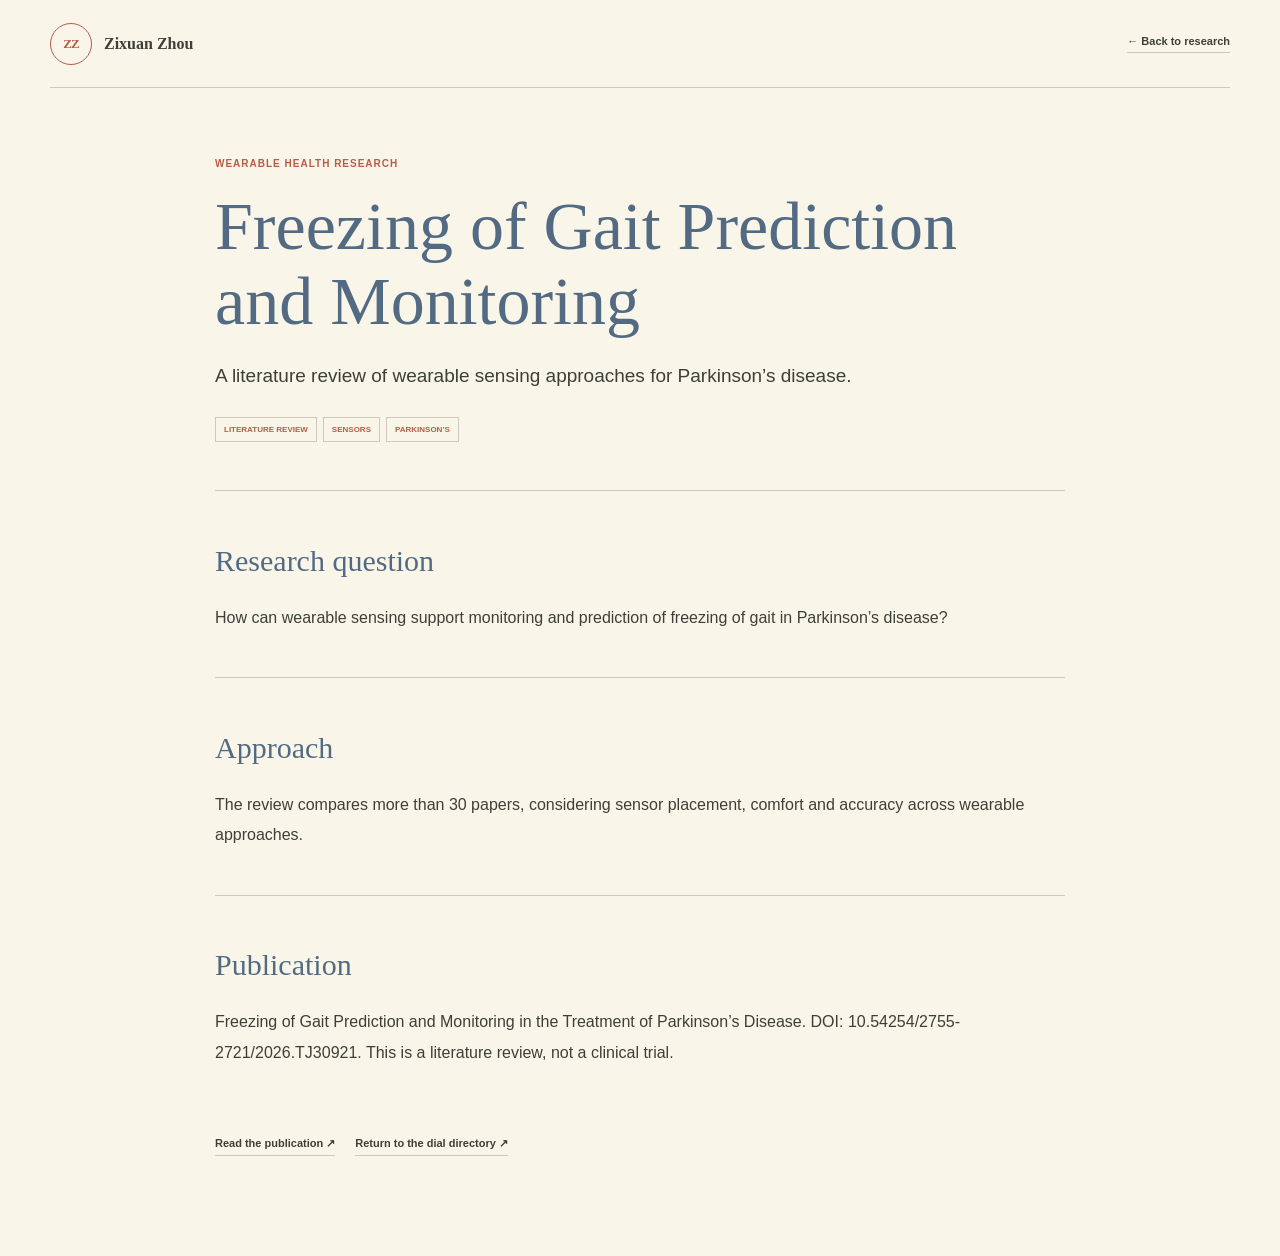
<file: personal_web_new/details/freezing-of-gait.html>
<!doctype html><html lang="en"><head><meta charset="UTF-8"><meta name="viewport" content="width=device-width,initial-scale=1"><meta name="description" content="A literature review of wearable sensing approaches for Parkinson’s disease."><title>Freezing of Gait Prediction and Monitoring — Zixuan Zhou</title><link rel="stylesheet" href="../styles.css"></head><body><header class="nav-shell"><a class="brand" href="../index.html"><span class="brand-mark">ZZ</span><span>Zixuan Zhou</span></a><a class="text-link" href="../index.html#research">← Back to research</a></header><main class="case-study"><p class="kicker">Wearable health research</p><h1>Freezing of Gait Prediction and Monitoring</h1><p class="case-intro">A literature review of wearable sensing approaches for Parkinson’s disease.</p><div class="project-tags"><span>Literature review</span><span>Sensors</span><span>Parkinson’s</span></div><section class="case-section"><h2>Research question</h2><p>How can wearable sensing support monitoring and prediction of freezing of gait in Parkinson’s disease?</p></section><section class="case-section"><h2>Approach</h2><p>The review compares more than 30 papers, considering sensor placement, comfort and accuracy across wearable approaches.</p></section><section class="case-section"><h2>Publication</h2><p>Freezing of Gait Prediction and Monitoring in the Treatment of Parkinson’s Disease. DOI: 10.54254/2755-2721/2026.TJ30921. This is a literature review, not a clinical trial.</p></section><a class="text-link" href="https://ace.ewapub.com/article/view/30921" target="_blank" rel="noopener">Read the publication ↗</a><a class="text-link" href="../index.html#top">Return to the dial directory ↗</a></main></body></html>
</file>
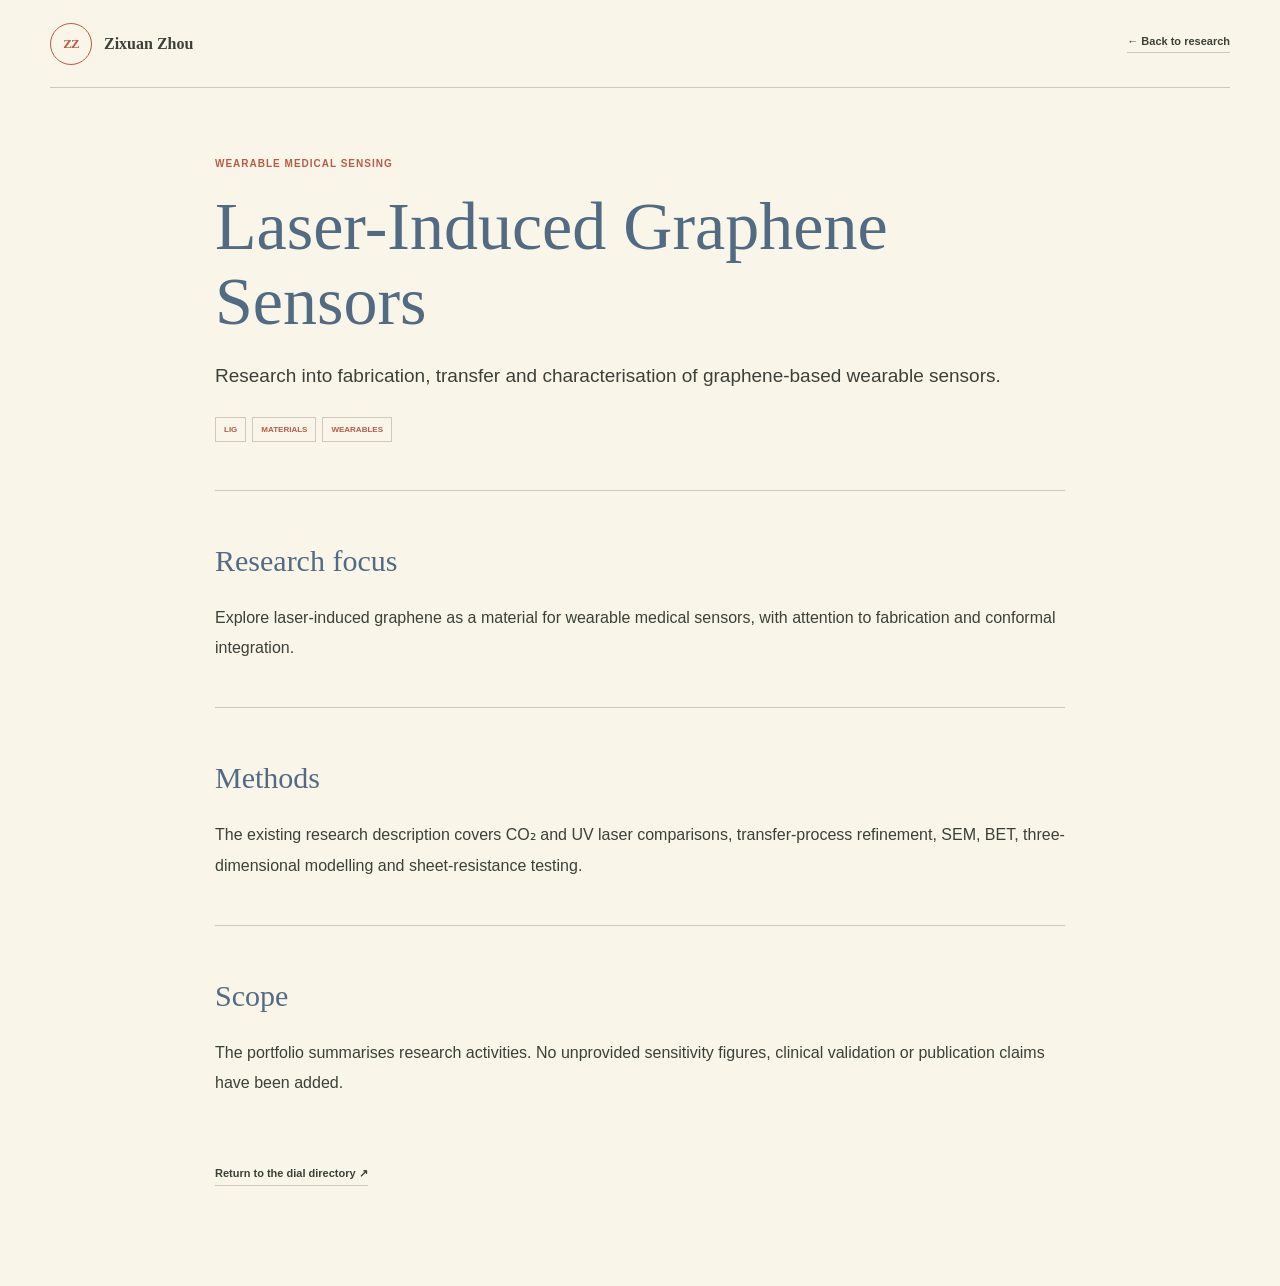
<file: personal_web_new/details/graphene-sensors.html>
<!doctype html><html lang="en"><head><meta charset="UTF-8"><meta name="viewport" content="width=device-width,initial-scale=1"><meta name="description" content="Research into fabrication, transfer and characterisation of graphene-based wearable sensors."><title>Laser-Induced Graphene Sensors — Zixuan Zhou</title><link rel="stylesheet" href="../styles.css"></head><body><header class="nav-shell"><a class="brand" href="../index.html"><span class="brand-mark">ZZ</span><span>Zixuan Zhou</span></a><a class="text-link" href="../index.html#research">← Back to research</a></header><main class="case-study"><p class="kicker">Wearable medical sensing</p><h1>Laser-Induced Graphene Sensors</h1><p class="case-intro">Research into fabrication, transfer and characterisation of graphene-based wearable sensors.</p><div class="project-tags"><span>LIG</span><span>Materials</span><span>Wearables</span></div><section class="case-section"><h2>Research focus</h2><p>Explore laser-induced graphene as a material for wearable medical sensors, with attention to fabrication and conformal integration.</p></section><section class="case-section"><h2>Methods</h2><p>The existing research description covers CO₂ and UV laser comparisons, transfer-process refinement, SEM, BET, three-dimensional modelling and sheet-resistance testing.</p></section><section class="case-section"><h2>Scope</h2><p>The portfolio summarises research activities. No unprovided sensitivity figures, clinical validation or publication claims have been added.</p></section><a class="text-link" href="../index.html#top">Return to the dial directory ↗</a></main></body></html>
</file>
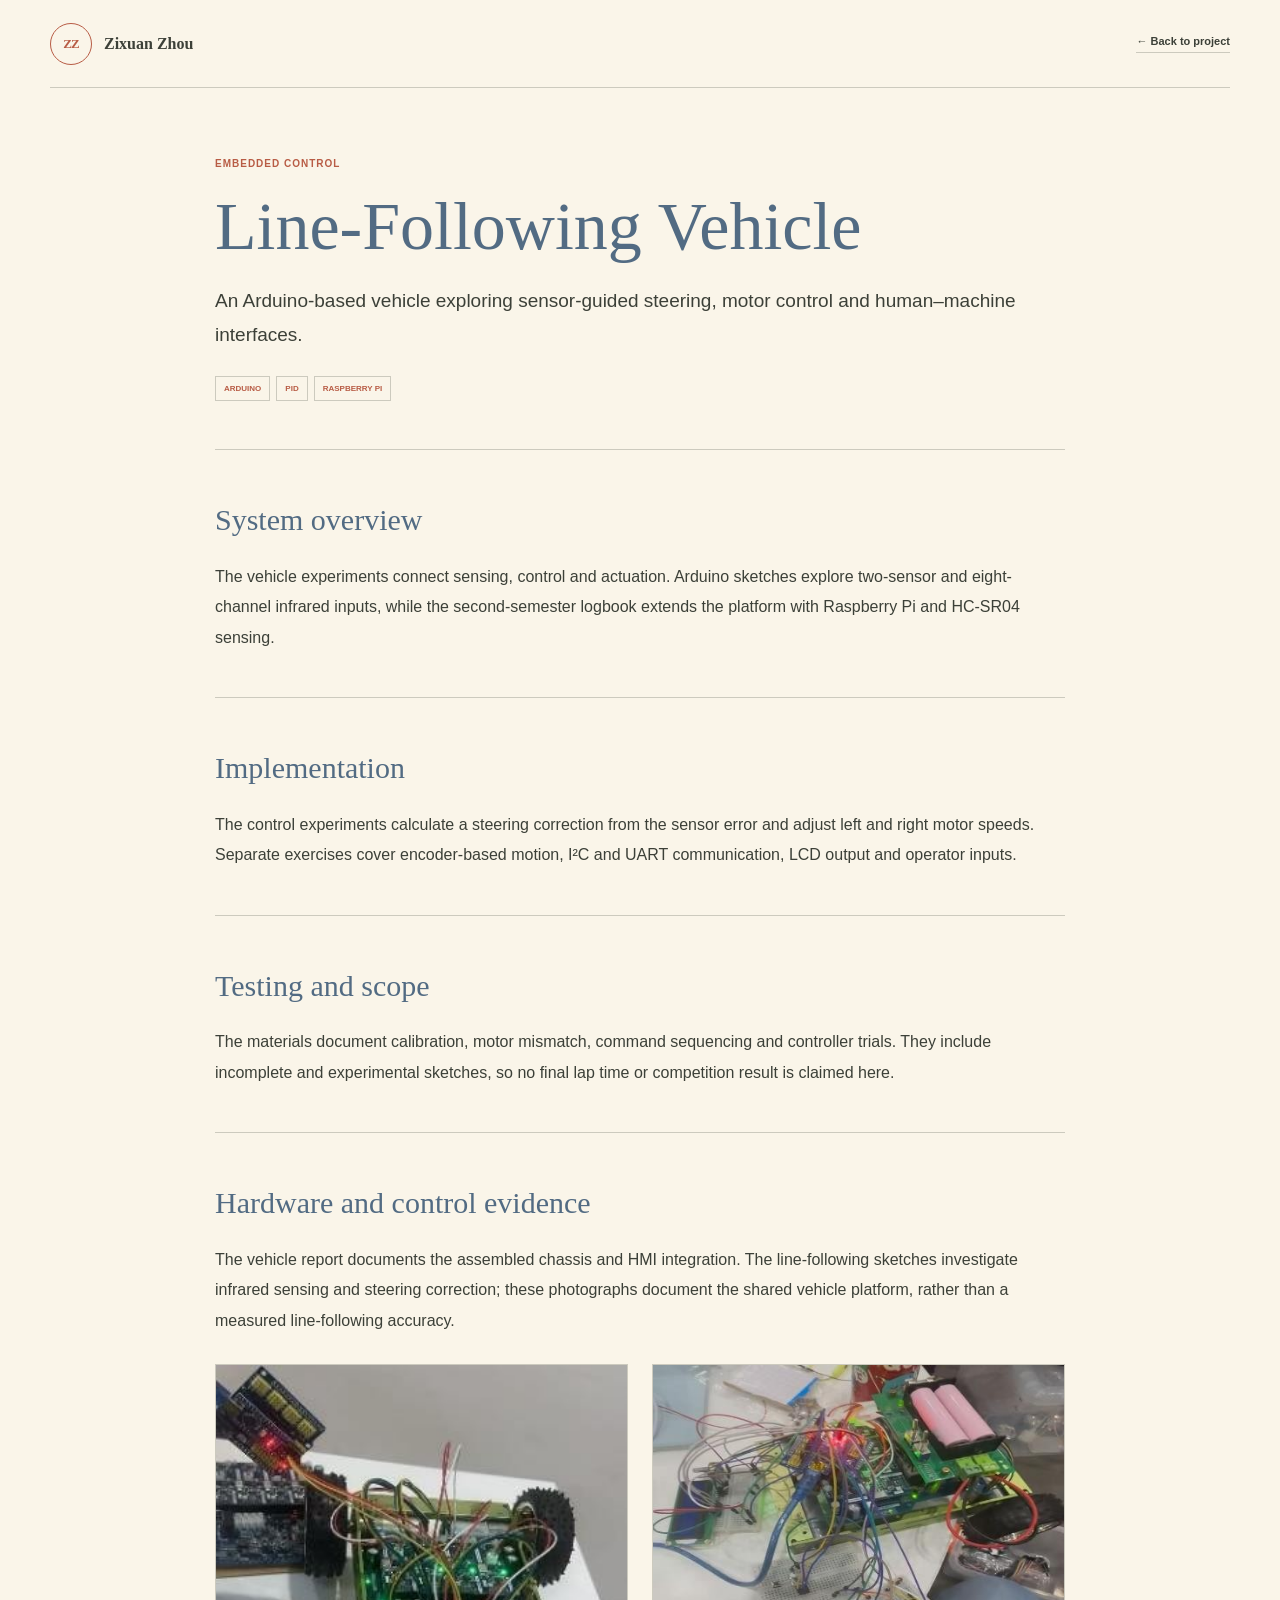
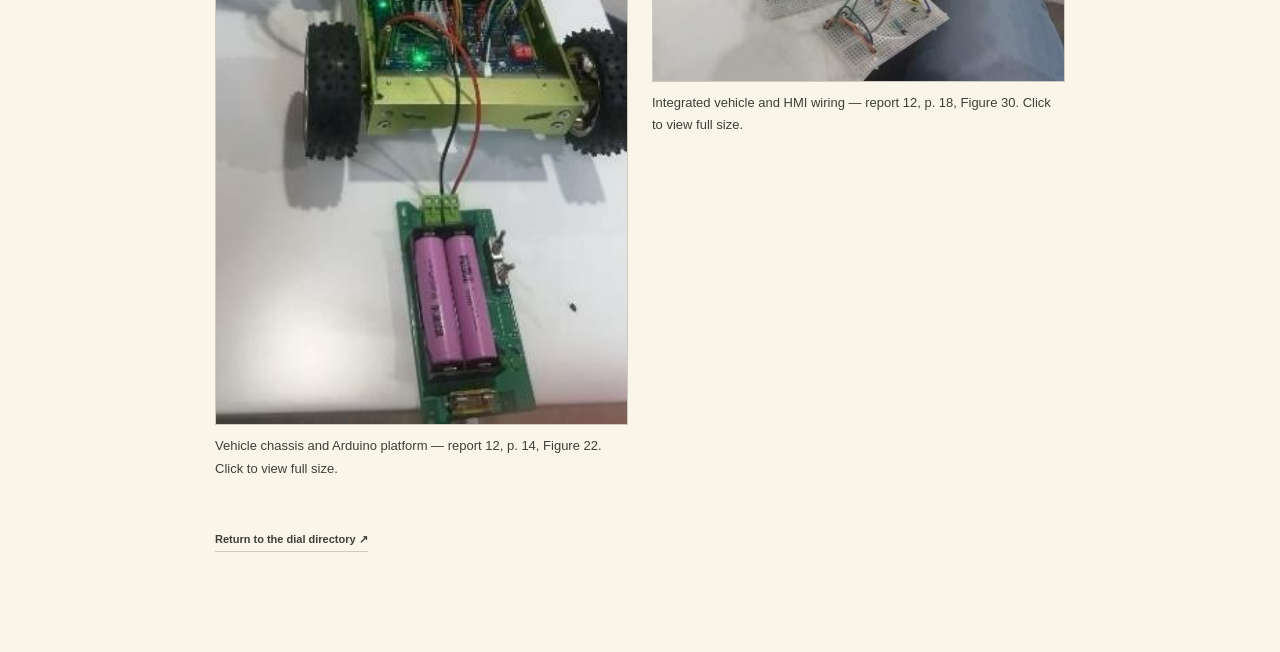
<file: personal_web_new/details/line-following-vehicle.html>
<!doctype html><html lang="en"><head><meta charset="UTF-8"><meta name="viewport" content="width=device-width,initial-scale=1"><meta name="description" content="An Arduino-based vehicle exploring sensor-guided steering, motor control and human–machine interfaces."><title>Line-Following Vehicle — Zixuan Zhou</title><link rel="stylesheet" href="../styles.css"></head><body><header class="nav-shell"><a class="brand" href="../index.html"><span class="brand-mark">ZZ</span><span>Zixuan Zhou</span></a><a class="text-link" href="../index.html#projects">← Back to project</a></header><main class="case-study"><p class="kicker">Embedded control</p><h1>Line-Following Vehicle</h1><p class="case-intro">An Arduino-based vehicle exploring sensor-guided steering, motor control and human–machine interfaces.</p><div class="project-tags"><span>Arduino</span><span>PID</span><span>Raspberry Pi</span></div><section class="case-section"><h2>System overview</h2><p>The vehicle experiments connect sensing, control and actuation. Arduino sketches explore two-sensor and eight-channel infrared inputs, while the second-semester logbook extends the platform with Raspberry Pi and HC-SR04 sensing.</p></section><section class="case-section"><h2>Implementation</h2><p>The control experiments calculate a steering correction from the sensor error and adjust left and right motor speeds. Separate exercises cover encoder-based motion, I²C and UART communication, LCD output and operator inputs.</p></section><section class="case-section"><h2>Testing and scope</h2><p>The materials document calibration, motor mismatch, command sequencing and controller trials. They include incomplete and experimental sketches, so no final lap time or competition result is claimed here.</p></section><section class="case-section"><h2>Hardware and control evidence</h2><p>The vehicle report documents the assembled chassis and HMI integration. The line-following sketches investigate infrared sensing and steering correction; these photographs document the shared vehicle platform, rather than a measured line-following accuracy.</p><div class="evidence-grid"><figure><a href="../assets/evidence/vehicle-p14-1.jpg" target="_blank" rel="noopener" aria-label="Open full-size image: Vehicle chassis and Arduino platform — report 12, p. 14, Figure 22."><img src="../assets/evidence/vehicle-p14-1.jpg" width="298" height="478" loading="lazy" alt="Vehicle chassis and Arduino platform — report 12, p. 14, Figure 22."></a><figcaption>Vehicle chassis and Arduino platform — report 12, p. 14, Figure 22. Click to view full size.</figcaption></figure><figure><a href="../assets/evidence/vehicle-p18-1.jpg" target="_blank" rel="noopener" aria-label="Open full-size image: Integrated vehicle and HMI wiring — report 12, p. 18, Figure 30."><img src="../assets/evidence/vehicle-p18-1.jpg" width="472" height="363" loading="lazy" alt="Integrated vehicle and HMI wiring — report 12, p. 18, Figure 30."></a><figcaption>Integrated vehicle and HMI wiring — report 12, p. 18, Figure 30. Click to view full size.</figcaption></figure></div></section><a class="text-link" href="../index.html#top">Return to the dial directory ↗</a></main></body></html>
</file>
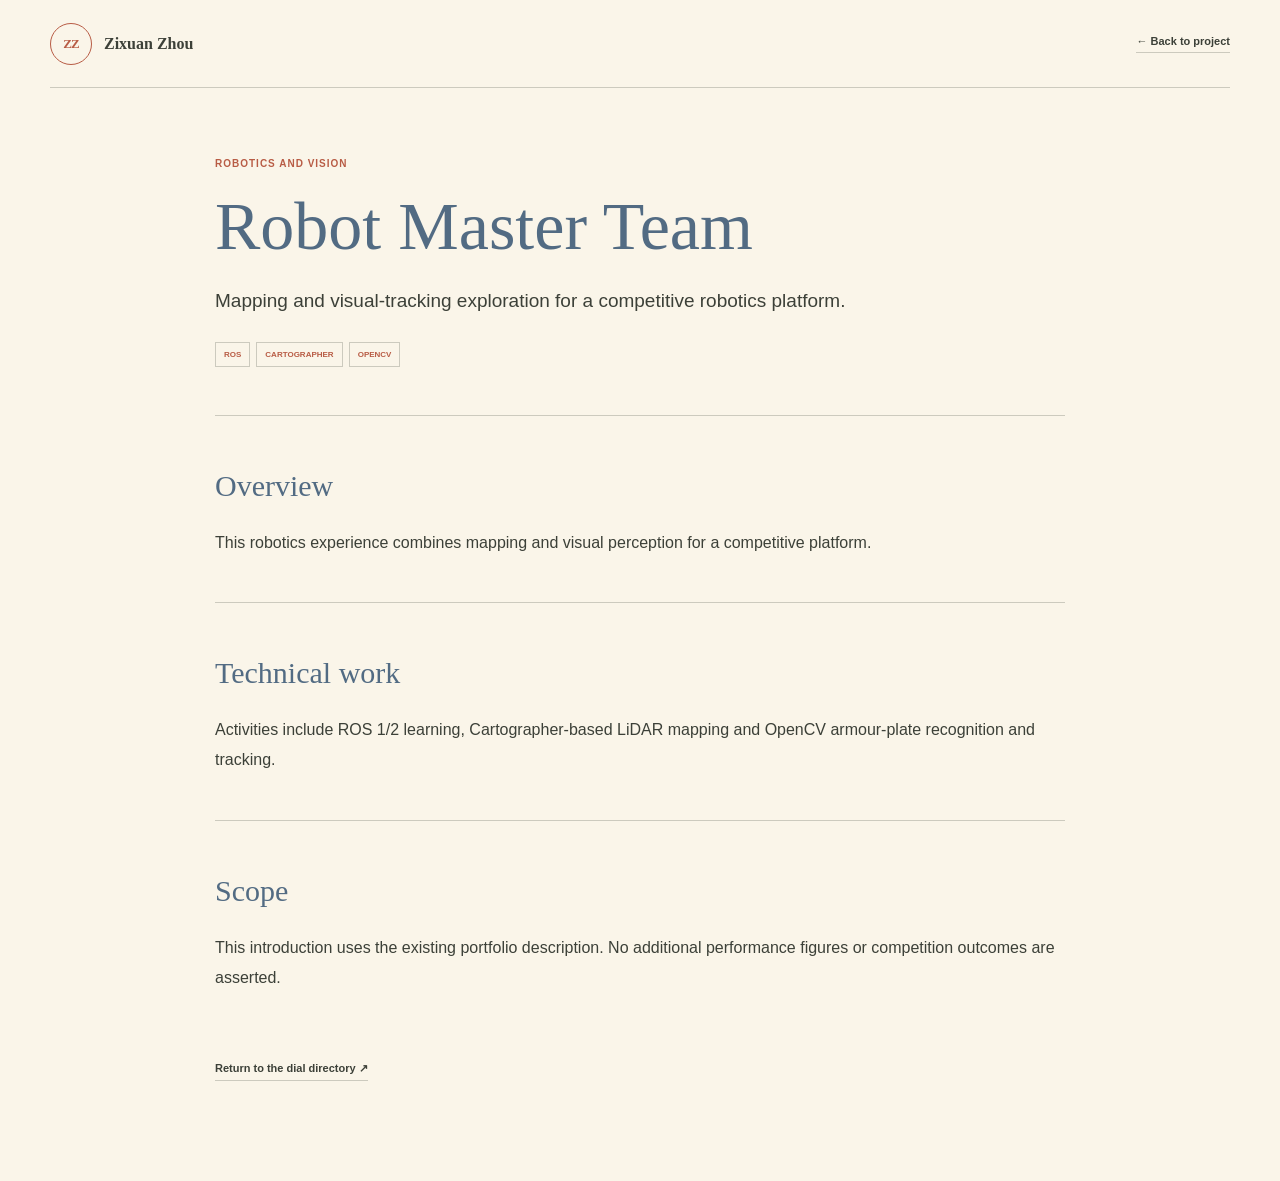
<file: personal_web_new/details/robot-master.html>
<!doctype html><html lang="en"><head><meta charset="UTF-8"><meta name="viewport" content="width=device-width,initial-scale=1"><meta name="description" content="Mapping and visual-tracking exploration for a competitive robotics platform."><title>Robot Master Team — Zixuan Zhou</title><link rel="stylesheet" href="../styles.css"></head><body><header class="nav-shell"><a class="brand" href="../index.html"><span class="brand-mark">ZZ</span><span>Zixuan Zhou</span></a><a class="text-link" href="../index.html#projects">← Back to project</a></header><main class="case-study"><p class="kicker">Robotics and vision</p><h1>Robot Master Team</h1><p class="case-intro">Mapping and visual-tracking exploration for a competitive robotics platform.</p><div class="project-tags"><span>ROS</span><span>Cartographer</span><span>OpenCV</span></div><section class="case-section"><h2>Overview</h2><p>This robotics experience combines mapping and visual perception for a competitive platform.</p></section><section class="case-section"><h2>Technical work</h2><p>Activities include ROS 1/2 learning, Cartographer-based LiDAR mapping and OpenCV armour-plate recognition and tracking.</p></section><section class="case-section"><h2>Scope</h2><p>This introduction uses the existing portfolio description. No additional performance figures or competition outcomes are asserted.</p></section><a class="text-link" href="../index.html#top">Return to the dial directory ↗</a></main></body></html>
</file>
<file: personal_web/styles.css>
:root {
  --cream: #f4f0e6;
  --cream-deep: #e7dfcc;
  --ink: #1d2523;
  --ink-soft: #52605b;
  --copper: #b95f43;
  --blue: #526b83;
  --line: #d2cbb9;
  --white: #fffdf7;
  --serif: Georgia, "Times New Roman", serif;
  --sans: "Segoe UI", Arial, sans-serif;
}

* { box-sizing: border-box; }

html {
  scroll-behavior: smooth;
  scroll-padding-top: 100px;
}

body {
  margin: 0;
  background: var(--cream);
  color: var(--ink);
  font-family: var(--sans);
  -webkit-font-smoothing: antialiased;
}

a { color: inherit; text-decoration: none; }

.nav-shell {
  width: min(1180px, calc(100% - 64px));
  height: 88px;
  margin: 0 auto;
  display: flex;
  align-items: center;
  justify-content: space-between;
  border-bottom: 1px solid var(--line);
}

.brand {
  display: flex;
  align-items: center;
  gap: 12px;
  font-family: var(--serif);
  font-size: 16px;
  font-weight: 700;
}

.brand-mark {
  display: grid;
  width: 42px;
  height: 42px;
  place-items: center;
  border: 1px solid var(--ink);
  border-radius: 50%;
  font-size: 13px;
  letter-spacing: -1px;
}

.nav-shell nav {
  display: flex;
  align-items: center;
  gap: 34px;
  font-size: 12px;
  font-weight: 700;
}

.nav-shell nav a {
  transition: color 180ms ease;
}

.nav-shell nav a:hover { color: var(--copper); }

.nav-resume {
  display: inline-flex;
  height: 42px;
  align-items: center;
  gap: 16px;
  padding: 0 15px;
  border: 1px solid var(--line);
  color: var(--blue);
}

.nav-resume span { color: var(--copper); }

.hero {
  width: min(1180px, calc(100% - 64px));
  min-height: 650px;
  margin: 0 auto;
  display: grid;
  grid-template-columns: 1.12fr 0.88fr;
  grid-template-rows: 1fr auto;
  align-items: center;
  column-gap: 50px;
  position: relative;
}

.hero-copy { padding: 52px 0 36px; }

.kicker {
  margin: 0;
  color: var(--blue);
  font-size: 10px;
  font-weight: 800;
  letter-spacing: 2px;
  text-transform: uppercase;
}

.hero-copy > .kicker {
  display: flex;
  align-items: center;
  gap: 11px;
}

.hero-copy > .kicker span {
  width: 34px;
  height: 1px;
  background: var(--copper);
}

.hero h1 {
  max-width: 700px;
  margin: 24px 0 26px;
  font-family: var(--serif);
  font-size: clamp(54px, 6.4vw, 82px);
  font-weight: 500;
  letter-spacing: -4px;
  line-height: 0.98;
}

.hero h1 em,
.profile h2 em,
.section-header h2 em {
  color: var(--copper);
  font-weight: 500;
}

.hero-summary {
  max-width: 560px;
  margin: 0 0 31px;
  color: var(--ink-soft);
  font-size: 15px;
  line-height: 1.8;
}

.hero-actions {
  display: flex;
  align-items: center;
  gap: 25px;
}

.button {
  display: inline-flex;
  height: 48px;
  align-items: center;
  gap: 32px;
  padding: 0 18px;
  font-size: 11px;
  font-weight: 800;
}

.button-primary {
  background: var(--ink);
  color: var(--cream);
  transition: background 180ms ease, transform 180ms ease;
}

.button-primary:hover {
  background: var(--blue);
  transform: translateY(-2px);
}

.text-link {
  display: inline-flex;
  align-items: center;
  gap: 8px;
  padding-bottom: 5px;
  border-bottom: 1px solid var(--line);
  color: var(--ink);
  font-size: 11px;
  font-weight: 800;
}

.text-link span { color: var(--copper); }

.hero-visual {
  width: 100%;
  max-width: 510px;
  aspect-ratio: 1;
  justify-self: end;
  position: relative;
  color: var(--blue);
}

.hero-visual svg {
  width: 100%;
  height: 100%;
}

.visual-tag {
  position: absolute;
  padding: 8px 10px;
  border: 1px solid var(--line);
  background: var(--cream);
  color: var(--ink-soft);
  font-size: 9px;
  font-weight: 800;
  letter-spacing: 1.5px;
  text-transform: uppercase;
}

.visual-tag-top { top: 14%; right: -2%; }
.visual-tag-bottom { bottom: 15%; left: 4%; }

.hero-index {
  grid-column: 1 / -1;
  display: grid;
  grid-template-columns: repeat(3, 1fr);
  border-top: 1px solid var(--line);
}

.hero-index div {
  min-height: 88px;
  display: flex;
  align-items: center;
  gap: 13px;
  padding: 10px 22px;
  border-right: 1px solid var(--line);
}

.hero-index div:first-child { padding-left: 0; }
.hero-index div:last-child { border-right: 0; }

.hero-index strong {
  font-family: var(--serif);
  font-size: 28px;
  font-weight: 500;
}

.hero-index span {
  max-width: 95px;
  color: var(--ink-soft);
  font-size: 9px;
  line-height: 1.5;
  text-transform: uppercase;
}

.profile {
  display: grid;
  grid-template-columns: 150px 1.05fr 0.95fr;
  gap: 45px;
  padding: 90px max(32px, calc((100% - 1180px) / 2));
  background: var(--cream-deep);
}

.section-label {
  display: flex;
  align-items: flex-start;
  gap: 10px;
  color: var(--ink-soft);
}

.section-label span {
  color: var(--copper);
  font-family: var(--serif);
  font-size: 13px;
}

.section-label p {
  margin: 2px 0 0;
  font-size: 9px;
  font-weight: 800;
  letter-spacing: 1.5px;
  text-transform: uppercase;
}

.profile-heading h2,
.section-header h2 {
  margin: 15px 0 0;
  font-family: var(--serif);
  font-size: clamp(38px, 4vw, 54px);
  font-weight: 500;
  letter-spacing: -2px;
  line-height: 1.08;
}

.profile-content {
  padding-top: 24px;
  color: var(--ink-soft);
  font-size: 13px;
  line-height: 1.8;
}

.facts {
  margin: 28px 0 0;
  border-top: 1px solid var(--line);
}

.facts div {
  display: grid;
  grid-template-columns: 75px 1fr;
  gap: 10px;
  padding: 11px 0;
  border-bottom: 1px solid var(--line);
}

.facts dt {
  color: var(--copper);
  font-size: 9px;
  font-weight: 800;
  text-transform: uppercase;
}

.facts dd {
  margin: 0;
  color: var(--ink);
  font-size: 11px;
}

.projects,
.experience {
  width: min(1180px, calc(100% - 64px));
  margin: 0 auto;
  padding: 100px 0;
}

.section-header {
  display: grid;
  grid-template-columns: 150px 1fr;
  align-items: start;
  margin-bottom: 42px;
}

.section-header h2 { margin: 0; }

.project {
  display: grid;
  grid-template-columns: 70px 1fr 1.15fr auto;
  gap: 25px;
  align-items: start;
  min-height: 218px;
  padding: 31px 0;
  border-top: 1px solid var(--line);
}

.project:last-child { border-bottom: 1px solid var(--line); }

.project-number {
  width: 42px;
  height: 42px;
  display: grid;
  place-items: center;
  border: 1px solid var(--line);
  border-radius: 50%;
  color: var(--copper);
  font-family: var(--serif);
  font-size: 12px;
}

.project-main h3 {
  margin: 10px 0 10px;
  font-family: var(--serif);
  font-size: 27px;
  font-weight: 500;
  letter-spacing: -0.5px;
}

.project-main > p:last-child {
  max-width: 330px;
  margin: 0;
  color: var(--ink-soft);
  font-size: 12px;
  line-height: 1.7;
}

.project-details {
  margin: 20px 0 0;
  padding: 0;
  list-style: none;
  color: var(--ink-soft);
  font-size: 11px;
  line-height: 1.65;
}

.project-details li {
  position: relative;
  margin-bottom: 8px;
  padding-left: 14px;
}

.project-details li::before {
  position: absolute;
  left: 0;
  color: var(--copper);
  content: "—";
}

.project-tags {
  display: flex;
  max-width: 130px;
  flex-wrap: wrap;
  justify-content: flex-end;
  gap: 6px;
}

.project-tags span {
  padding: 7px 8px;
  border: 1px solid var(--line);
  color: var(--blue);
  font-size: 8px;
  font-weight: 800;
  text-transform: uppercase;
}

.publication {
  display: grid;
  grid-template-columns: 0.75fr 1.25fr;
  gap: 70px;
  padding: 70px max(32px, calc((100% - 1180px) / 2));
  background: var(--blue);
  color: var(--cream);
}

.publication-meta {
  display: flex;
  flex-direction: column;
  justify-content: space-between;
  border-right: 1px solid rgba(244, 240, 230, 0.35);
}

.publication-meta .kicker { color: var(--cream-deep); }

.publication-meta span {
  color: rgba(244, 240, 230, 0.65);
  font-size: 9px;
}

.publication h2 {
  max-width: 760px;
  margin: 0 0 16px;
  font-family: var(--serif);
  font-size: clamp(30px, 3.5vw, 44px);
  font-weight: 500;
  letter-spacing: -1px;
  line-height: 1.12;
}

.publication p:not(.kicker) {
  max-width: 700px;
  color: rgba(244, 240, 230, 0.78);
  font-size: 12px;
  line-height: 1.8;
}

.publication .text-link {
  border-color: rgba(244, 240, 230, 0.35);
  color: var(--cream);
}

.timeline {
  border-top: 1px solid var(--line);
}

.timeline article {
  display: grid;
  grid-template-columns: 150px 1fr;
  min-height: 145px;
  align-items: start;
  padding: 26px 0;
  border-bottom: 1px solid var(--line);
}

.timeline-year {
  color: var(--copper);
  font-family: var(--serif);
  font-size: 15px;
}

.timeline h3 {
  margin: 8px 0 7px;
  font-family: var(--serif);
  font-size: 24px;
  font-weight: 500;
}

.timeline article div p:last-child {
  max-width: 760px;
  margin: 0;
  color: var(--ink-soft);
  font-size: 12px;
  line-height: 1.7;
}

.toolbox {
  display: grid;
  grid-template-columns: 150px 1fr;
  gap: 45px;
  padding: 70px max(32px, calc((100% - 1180px) / 2));
  border-top: 1px solid var(--line);
  background: var(--cream-deep);
}

.toolbox h2 {
  margin: 0 0 22px;
  font-family: var(--serif);
  font-size: 35px;
  font-weight: 500;
}

.tool-list {
  display: flex;
  flex-wrap: wrap;
  gap: 8px;
}

.tool-list span {
  padding: 9px 12px;
  border: 1px solid var(--line);
  background: var(--cream);
  color: var(--ink-soft);
  font-size: 10px;
  font-weight: 700;
}

footer {
  min-height: 180px;
  display: grid;
  grid-template-columns: 1fr auto auto;
  align-items: end;
  gap: 45px;
  padding: 50px max(32px, calc((100% - 1180px) / 2));
  background: var(--ink);
  color: var(--cream);
}

footer > div a {
  display: block;
  margin-top: 10px;
  font-family: var(--serif);
  font-size: 24px;
}

footer .kicker { color: var(--cream-deep); }

.back-top,
.copyright {
  margin: 0;
  color: rgba(244, 240, 230, 0.72);
  font-size: 10px;
}

.back-top span { color: var(--copper); }

@media (max-width: 900px) {
  .nav-shell,
  .hero,
  .projects,
  .experience {
    width: calc(100% - 40px);
  }

  .nav-shell nav { gap: 18px; }
  .hero {
    grid-template-columns: 1fr 0.72fr;
    column-gap: 20px;
  }
  .hero h1 { font-size: clamp(48px, 8vw, 68px); }
  .profile {
    grid-template-columns: 110px 1fr;
  }
  .profile-content {
    grid-column: 2;
  }
  .project {
    grid-template-columns: 55px 1fr 1fr;
  }
  .project-tags {
    grid-column: 2 / -1;
    max-width: none;
    justify-content: flex-start;
  }
}

@media (max-width: 680px) {
  html { scroll-padding-top: 75px; }

  .nav-shell {
    height: 72px;
  }

  .nav-shell nav a:not(.nav-resume),
  .brand > span:last-child {
    display: none;
  }

  .nav-resume {
    height: 38px;
  }

  .hero {
    min-height: 0;
    grid-template-columns: 1fr;
    grid-template-rows: auto auto auto;
  }

  .hero-copy {
    padding: 52px 0 30px;
  }

  .hero h1 {
    font-size: clamp(48px, 14vw, 68px);
    letter-spacing: -3px;
  }

  .hero-summary {
    font-size: 13px;
  }

  .hero-actions {
    align-items: flex-start;
    flex-direction: column;
  }

  .hero-visual {
    max-width: 390px;
    justify-self: center;
  }

  .hero-index {
    grid-template-columns: 1fr 1fr;
  }

  .hero-index div {
    min-height: 75px;
  }

  .hero-index div:nth-child(2) { border-right: 0; }
  .hero-index div:last-child {
    grid-column: 1 / -1;
    border-top: 1px solid var(--line);
  }

  .profile,
  .section-header,
  .timeline article,
  .toolbox {
    grid-template-columns: 1fr;
  }

  .profile {
    gap: 22px;
    padding: 68px 20px;
  }

  .profile-heading h2,
  .section-header h2 {
    font-size: 39px;
  }

  .profile-content {
    grid-column: 1;
  }

  .projects,
  .experience {
    padding: 72px 0;
  }

  .section-header {
    gap: 18px;
  }

  .project {
    grid-template-columns: 48px 1fr;
    gap: 14px;
  }

  .project-details,
  .project-tags {
    grid-column: 2;
  }

  .project-tags {
    justify-content: flex-start;
  }

  .publication {
    grid-template-columns: 1fr;
    gap: 25px;
    padding: 55px 20px;
  }

  .publication-meta {
    min-height: 70px;
    border-right: 0;
    border-bottom: 1px solid rgba(244, 240, 230, 0.35);
  }

  .publication-meta span { margin-bottom: 16px; }

  .timeline article {
    gap: 12px;
  }

  .toolbox {
    gap: 18px;
    padding: 55px 20px;
  }

  footer {
    min-height: 210px;
    grid-template-columns: 1fr auto;
    align-items: end;
  }

  footer > div { grid-column: 1 / -1; }
  footer > div a { font-size: 18px; }
}
</file>
<file: personal_web_new/styles.css>
:root {
  --cream: #faf5e9;
  --cream-deep: #e9ddc3;
  --ink: #3c4038;
  --ink-soft: #3c4038;
  --copper: #b85c45;
  --blue: #526b83;
  --line: rgba(60, 64, 56, 0.24);
  --white: #faf5e9;
  --paper: var(--cream);
  --serif: "Times New Roman", Times, serif;
  --sans: Calibri, "Carlito", Arial, sans-serif;
}

* { box-sizing: border-box; }

html {
  scroll-behavior: smooth;
  scroll-padding-top: 100px;
}

body {
  margin: 0;
  background: var(--cream);
  color: var(--ink);
  font-family: var(--sans);
  -webkit-font-smoothing: antialiased;
}

a { color: inherit; text-decoration: none; }

.nav-shell {
  width: min(1180px, calc(100% - 64px));
  height: 88px;
  margin: 0 auto;
  display: flex;
  align-items: center;
  justify-content: space-between;
  border-bottom: 1px solid var(--line);
}

.brand {
  display: flex;
  align-items: center;
  gap: 12px;
  font-family: var(--serif);
  font-size: 16px;
  font-weight: 700;
}

.brand-mark {
  display: grid;
  width: 42px;
  height: 42px;
  place-items: center;
  border: 1px solid var(--ink);
  border-radius: 50%;
  font-size: 13px;
  letter-spacing: -1px;
}

.nav-shell nav {
  display: flex;
  align-items: center;
  gap: 34px;
  font-size: 12px;
  font-weight: 700;
}

.nav-shell nav a {
  transition: color 180ms ease;
}

.nav-shell nav a:hover { color: var(--copper); }

.nav-resume {
  display: inline-flex;
  height: 42px;
  align-items: center;
  gap: 16px;
  padding: 0 15px;
  border: 1px solid var(--line);
  color: var(--blue);
}

.nav-resume span { color: var(--copper); }

.hero {
  width: min(1180px, calc(100% - 64px));
  min-height: 650px;
  margin: 0 auto;
  display: grid;
  grid-template-columns: 1.12fr 0.88fr;
  grid-template-rows: 1fr auto;
  align-items: center;
  column-gap: 50px;
  position: relative;
}

.hero-copy { padding: 52px 0 36px; }

.kicker {
  margin: 0;
  color: var(--blue);
  font-size: 10px;
  font-weight: 800;
  letter-spacing: 2px;
  text-transform: uppercase;
}

.hero-copy > .kicker {
  display: flex;
  align-items: center;
  gap: 11px;
}

.hero-copy > .kicker span {
  width: 34px;
  height: 1px;
  background: var(--copper);
}

.hero h1 {
  max-width: 700px;
  margin: 24px 0 26px;
  font-family: var(--serif);
  font-size: clamp(54px, 6.4vw, 82px);
  font-weight: 500;
  letter-spacing: -4px;
  line-height: 0.98;
}

.hero h1 em,
.profile h2 em,
.section-header h2 em {
  color: var(--copper);
  font-weight: 500;
}

.hero-summary {
  max-width: 560px;
  margin: 0 0 31px;
  color: var(--ink-soft);
  font-size: 15px;
  line-height: 1.8;
}

.hero-actions {
  display: flex;
  align-items: center;
  gap: 25px;
}

.button {
  display: inline-flex;
  height: 48px;
  align-items: center;
  gap: 32px;
  padding: 0 18px;
  font-size: 11px;
  font-weight: 800;
}

.button-primary {
  background: var(--ink);
  color: var(--cream);
  transition: background 180ms ease, transform 180ms ease;
}

.button-primary:hover {
  background: var(--blue);
  transform: translateY(-2px);
}

.text-link {
  display: inline-flex;
  align-items: center;
  gap: 8px;
  padding-bottom: 5px;
  border-bottom: 1px solid var(--line);
  color: var(--ink);
  font-size: 11px;
  font-weight: 800;
}

.text-link span { color: var(--copper); }

.hero-visual {
  width: 100%;
  max-width: 510px;
  aspect-ratio: 1;
  justify-self: end;
  position: relative;
  color: var(--blue);
}

.hero-visual svg {
  width: 100%;
  height: 100%;
}

.visual-tag {
  position: absolute;
  padding: 8px 10px;
  border: 1px solid var(--line);
  background: var(--cream);
  color: var(--ink-soft);
  font-size: 9px;
  font-weight: 800;
  letter-spacing: 1.5px;
  text-transform: uppercase;
}

.visual-tag-top { top: 14%; right: -2%; }
.visual-tag-bottom { bottom: 15%; left: 4%; }

.hero-index {
  grid-column: 1 / -1;
  display: grid;
  grid-template-columns: repeat(3, 1fr);
  border-top: 1px solid var(--line);
}

.hero-index div {
  min-height: 88px;
  display: flex;
  align-items: center;
  gap: 13px;
  padding: 10px 22px;
  border-right: 1px solid var(--line);
}

.hero-index div:first-child { padding-left: 0; }
.hero-index div:last-child { border-right: 0; }

.hero-index strong {
  font-family: var(--serif);
  font-size: 28px;
  font-weight: 500;
}

.hero-index span {
  max-width: 95px;
  color: var(--ink-soft);
  font-size: 9px;
  line-height: 1.5;
  text-transform: uppercase;
}

.profile {
  display: grid;
  grid-template-columns: 150px 1.05fr 0.95fr;
  gap: 45px;
  padding: 90px max(32px, calc((100% - 1180px) / 2));
  background: var(--cream-deep);
}

.section-label {
  display: flex;
  align-items: flex-start;
  gap: 10px;
  color: var(--ink-soft);
}

.section-label span {
  color: var(--copper);
  font-family: var(--serif);
  font-size: 13px;
}

.section-label p {
  margin: 2px 0 0;
  font-size: 9px;
  font-weight: 800;
  letter-spacing: 1.5px;
  text-transform: uppercase;
}

.profile-heading h2,
.section-header h2 {
  margin: 15px 0 0;
  font-family: var(--serif);
  font-size: clamp(38px, 4vw, 54px);
  font-weight: 500;
  letter-spacing: -2px;
  line-height: 1.08;
}

.profile-content {
  padding-top: 24px;
  color: var(--ink-soft);
  font-size: 13px;
  line-height: 1.8;
}

.facts {
  margin: 28px 0 0;
  border-top: 1px solid var(--line);
}

.facts div {
  display: grid;
  grid-template-columns: 75px 1fr;
  gap: 10px;
  padding: 11px 0;
  border-bottom: 1px solid var(--line);
}

.facts dt {
  color: var(--copper);
  font-size: 9px;
  font-weight: 800;
  text-transform: uppercase;
}

.facts dd {
  margin: 0;
  color: var(--ink);
  font-size: 11px;
}

.projects,
.experience {
  width: min(1180px, calc(100% - 64px));
  margin: 0 auto;
  padding: 100px 0;
}

.section-header {
  display: grid;
  grid-template-columns: 150px 1fr;
  align-items: start;
  margin-bottom: 42px;
}

.section-header h2 { margin: 0; }

.project {
  display: grid;
  grid-template-columns: 70px 1fr 1.15fr auto;
  gap: 25px;
  align-items: start;
  min-height: 218px;
  padding: 31px 0;
  border-top: 1px solid var(--line);
}

.project:last-child { border-bottom: 1px solid var(--line); }

.project-number {
  width: 42px;
  height: 42px;
  display: grid;
  place-items: center;
  border: 1px solid var(--line);
  border-radius: 50%;
  color: var(--copper);
  font-family: var(--serif);
  font-size: 12px;
}

.project-main h3 {
  margin: 10px 0 10px;
  font-family: var(--serif);
  font-size: 27px;
  font-weight: 500;
  letter-spacing: -0.5px;
}

.project-main > p:last-child {
  max-width: 330px;
  margin: 0;
  color: var(--ink-soft);
  font-size: 12px;
  line-height: 1.7;
}

.project-details {
  margin: 20px 0 0;
  padding: 0;
  list-style: none;
  color: var(--ink-soft);
  font-size: 11px;
  line-height: 1.65;
}

.project-details li {
  position: relative;
  margin-bottom: 8px;
  padding-left: 14px;
}

.project-details li::before {
  position: absolute;
  left: 0;
  color: var(--copper);
  content: "—";
}

.project-tags {
  display: flex;
  max-width: 130px;
  flex-wrap: wrap;
  justify-content: flex-end;
  gap: 6px;
}

.project-tags span {
  padding: 7px 8px;
  border: 1px solid var(--line);
  color: var(--blue);
  font-size: 8px;
  font-weight: 800;
  text-transform: uppercase;
}

.publication {
  display: grid;
  grid-template-columns: 0.75fr 1.25fr;
  gap: 70px;
  padding: 70px max(32px, calc((100% - 1180px) / 2));
  background: var(--blue);
  color: var(--cream);
}

.publication-meta {
  display: flex;
  flex-direction: column;
  justify-content: space-between;
  border-right: 1px solid rgba(244, 240, 230, 0.35);
}

.publication-meta .kicker { color: var(--cream-deep); }

.publication-meta span {
  color: rgba(244, 240, 230, 0.65);
  font-size: 9px;
}

.publication h2 {
  max-width: 760px;
  margin: 0 0 16px;
  font-family: var(--serif);
  font-size: clamp(30px, 3.5vw, 44px);
  font-weight: 500;
  letter-spacing: -1px;
  line-height: 1.12;
}

.publication p:not(.kicker) {
  max-width: 700px;
  color: rgba(244, 240, 230, 0.78);
  font-size: 12px;
  line-height: 1.8;
}

.publication .text-link {
  border-color: rgba(244, 240, 230, 0.35);
  color: var(--cream);
}

.timeline {
  border-top: 1px solid var(--line);
}

.timeline article {
  display: grid;
  grid-template-columns: 150px 1fr;
  min-height: 145px;
  align-items: start;
  padding: 26px 0;
  border-bottom: 1px solid var(--line);
}

.timeline-year {
  color: var(--copper);
  font-family: var(--serif);
  font-size: 15px;
}

.timeline h3 {
  margin: 8px 0 7px;
  font-family: var(--serif);
  font-size: 24px;
  font-weight: 500;
}

.timeline article div p:last-child {
  max-width: 760px;
  margin: 0;
  color: var(--ink-soft);
  font-size: 12px;
  line-height: 1.7;
}

.toolbox {
  display: grid;
  grid-template-columns: 150px 1fr;
  gap: 45px;
  padding: 70px max(32px, calc((100% - 1180px) / 2));
  border-top: 1px solid var(--line);
  background: var(--cream-deep);
}

.toolbox h2 {
  margin: 0 0 22px;
  font-family: var(--serif);
  font-size: 35px;
  font-weight: 500;
}

.tool-list {
  display: flex;
  flex-wrap: wrap;
  gap: 8px;
}

.tool-list span {
  padding: 9px 12px;
  border: 1px solid var(--line);
  background: var(--cream);
  color: var(--ink-soft);
  font-size: 10px;
  font-weight: 700;
}

footer {
  min-height: 180px;
  display: grid;
  grid-template-columns: 1fr auto auto;
  align-items: end;
  gap: 45px;
  padding: 50px max(32px, calc((100% - 1180px) / 2));
  background: var(--ink);
  color: var(--cream);
}

footer > div a {
  display: block;
  margin-top: 10px;
  font-family: var(--serif);
  font-size: 24px;
}

footer .kicker { color: var(--cream-deep); }

.back-top,
.copyright {
  margin: 0;
  color: rgba(244, 240, 230, 0.72);
  font-size: 10px;
}

.back-top span { color: var(--copper); }

@media (max-width: 900px) {
  .nav-shell,
  .hero,
  .projects,
  .experience {
    width: calc(100% - 40px);
  }

  .nav-shell nav { gap: 18px; }
  .hero {
    grid-template-columns: 1fr 0.72fr;
    column-gap: 20px;
  }
  .hero h1 { font-size: clamp(48px, 8vw, 68px); }
  .profile {
    grid-template-columns: 110px 1fr;
  }
  .profile-content {
    grid-column: 2;
  }
  .project {
    grid-template-columns: 55px 1fr 1fr;
  }
  .project-tags {
    grid-column: 2 / -1;
    max-width: none;
    justify-content: flex-start;
  }
}

@media (max-width: 680px) {
  html { scroll-padding-top: 75px; }

  .nav-shell {
    height: 72px;
  }

  .nav-shell nav a:not(.nav-resume),
  .brand > span:last-child {
    display: none;
  }

  .nav-resume {
    height: 38px;
  }

  .hero {
    min-height: 0;
    grid-template-columns: 1fr;
    grid-template-rows: auto auto auto;
  }

  .hero-copy {
    padding: 52px 0 30px;
  }

  .hero h1 {
    font-size: clamp(48px, 14vw, 68px);
    letter-spacing: -3px;
  }

  .hero-summary {
    font-size: 13px;
  }

  .hero-actions {
    align-items: flex-start;
    flex-direction: column;
  }

  .hero-visual {
    max-width: 390px;
    justify-self: center;
  }

  .hero-index {
    grid-template-columns: 1fr 1fr;
  }

  .hero-index div {
    min-height: 75px;
  }

  .hero-index div:nth-child(2) { border-right: 0; }
  .hero-index div:last-child {
    grid-column: 1 / -1;
    border-top: 1px solid var(--line);
  }

  .profile,
  .section-header,
  .timeline article,
  .toolbox {
    grid-template-columns: 1fr;
  }

  .profile {
    gap: 22px;
    padding: 68px 20px;
  }

  .profile-heading h2,
  .section-header h2 {
    font-size: 39px;
  }

  .profile-content {
    grid-column: 1;
  }

  .projects,
  .experience {
    padding: 72px 0;
  }

  .section-header {
    gap: 18px;
  }

  .project {
    grid-template-columns: 48px 1fr;
    gap: 14px;
  }

  .project-details,
  .project-tags {
    grid-column: 2;
  }

  .project-tags {
    justify-content: flex-start;
  }

  .publication {
    grid-template-columns: 1fr;
    gap: 25px;
    padding: 55px 20px;
  }

  .publication-meta {
    min-height: 70px;
    border-right: 0;
    border-bottom: 1px solid rgba(244, 240, 230, 0.35);
  }

  .publication-meta span { margin-bottom: 16px; }

  .timeline article {
    gap: 12px;
  }

  .toolbox {
    gap: 18px;
    padding: 55px 20px;
  }

  footer {
    min-height: 210px;
    grid-template-columns: 1fr auto;
    align-items: end;
  }

  footer > div { grid-column: 1 / -1; }
  footer > div a { font-size: 18px; }
}

/* Vintage print palette: paper backgrounds, red accents, blue headings. */
h1, h2 { color: var(--blue); }
.kicker, .project-tags span, .brand-mark, .hero-visual {
  color: var(--copper);
}
.brand-mark { border-color: var(--copper); }
.nav-resume { color: var(--ink); }
.button-primary {
  background: var(--cream-deep);
  color: var(--ink);
  border: 1px solid var(--line);
}
.button-primary span { color: var(--copper); }
.button-primary:hover { background: var(--cream); }
.publication, footer {
  background: var(--cream-deep);
  color: var(--ink);
}
.publication-meta { border-color: var(--line); }
.publication-meta .kicker, footer .kicker { color: var(--copper); }
.publication-meta span, .publication p:not(.kicker),
.publication .text-link, .back-top, .copyright { color: var(--ink); }
.publication .text-link { border-color: var(--line); }
/* Rotary telephone chapter directory */
.rotary-directory { max-width:510px; color:var(--copper); aspect-ratio:auto; padding:24px 0; }
.dial-eyebrow,.dial-hint,.dial-status { text-align:center; }
.dial-eyebrow { font-size:10px; letter-spacing:2px; color:var(--ink); }
.dial-body { position:relative; width:100%; aspect-ratio:1; isolation:isolate; }
.dial-track { position:absolute; inset:5%; border:1px solid var(--copper); border-radius:50%; }
.dial-track::after { content:''; position:absolute; inset:9%; border:1px dashed var(--copper); border-radius:50%; }
.dial-wheel { position:absolute; inset:0; border-radius:50%; touch-action:pan-y; transition:transform 650ms cubic-bezier(.22,.7,.2,1); }
.dial-wheel.dragging { transition:none; touch-action:none; }
.dial-hole { position:absolute; left:50%; top:50%; width:76px; height:76px; margin:-38px; display:flex; flex-direction:column; align-items:center; justify-content:center; gap:4px; border:1.5px solid var(--copper); border-radius:50%; background:var(--cream); color:var(--ink); transform:rotate(var(--angle)) translateY(-170px) rotate(calc(-1 * var(--angle))); cursor:grab; user-select:none; -webkit-user-drag:none; }
.dial-hole:hover,.dial-hole:focus-visible { background:var(--cream-deep); outline:2px solid var(--copper); outline-offset:4px; }
.dial-number { font-family:var(--serif); font-size:27px; color:var(--copper); line-height:1; }
.dial-label { font-size:9px; font-weight:700; text-align:center; }
.dial-hub { position:absolute; inset:33%; display:flex; flex-direction:column; align-items:center; justify-content:center; gap:8px; border-radius:50%; background:var(--cream-deep); color:var(--ink); pointer-events:none; border:1px solid var(--copper); }
.dial-hub strong { font:italic 56px var(--serif); color:var(--blue); line-height:1; }
.dial-hub span { font-size:8px; letter-spacing:1px; }
.dial-stop { position:absolute; right:9%; bottom:12%; font-size:38px; pointer-events:none; }
.dial-status { min-height:22px; margin:5px 0; font-family:var(--serif); color:var(--blue); font-size:18px; }
.dial-hint { font-size:10px; color:var(--ink); line-height:1.6; }
#achievements { scroll-margin-top:100px; }
@media(max-width:1100px) { .dial-hole { transform:rotate(var(--angle)) translateY(-135px) rotate(calc(-1 * var(--angle))); width:66px; height:66px; margin:-33px; } }
@media(max-width:680px) { .dial-hole { transform:rotate(var(--angle)) translateY(-130px) rotate(calc(-1 * var(--angle))); width:64px; height:64px; margin:-32px; } .dial-label {font-size:8px;} .dial-hub strong {font-size:44px;} }
@media(max-width:360px) { .dial-hole { transform:rotate(var(--angle)) translateY(-112px) rotate(calc(-1 * var(--angle))); width:58px;height:58px;margin:-29px; } }
@media(prefers-reduced-motion:reduce) { html {scroll-behavior:auto;} .dial-wheel {transition:none;} }

/* Click-only dial and warm-paper colour pairing. */
.dial-hub strong { color:var(--copper); }
.dial-hole { cursor:pointer; }
.profile h2, .toolbox h2, .publication h2 { color:var(--copper); }
.dial-hole:hover .dial-number, .dial-hole:focus-visible .dial-number { color:var(--copper); }
.dial-wheel.is-dialling { pointer-events:none; }

.detail-link { margin-top:18px; } .project-main h3 a:hover { color:var(--copper); text-decoration:underline; text-underline-offset:5px; }
.case-study {width:min(850px,calc(100% - 40px));margin:70px auto 100px;} .case-study h1 {font:500 clamp(38px,6vw,68px)/1.1 var(--serif); color:var(--blue);margin:20px 0;} .case-intro {font-size:19px;line-height:1.8;} .case-study .project-tags {max-width:none;justify-content:flex-start;margin:24px 0 48px;} .case-section {border-top:1px solid var(--line);padding:28px 0;} .case-section h2 {font:500 30px var(--serif);} .case-section p {font-size:16px;line-height:1.9;} .case-study>.text-link {margin:25px 20px 0 0;} a:focus-visible {outline:2px solid var(--copper);outline-offset:5px;}

.contact-section { padding:75px max(32px,calc((100% - 1180px)/2)); background:var(--cream); border-bottom:1px solid var(--line); } .contact-section .section-header {margin-bottom:0;} .contact-copy {color:var(--ink);line-height:1.8;margin-top:24px;} .contact-email {font-size:clamp(14px,2.5vw,22px);margin-top:12px;} @media(max-width:680px){.contact-section{padding:55px 20px;}}

.evidence-grid {display:grid;grid-template-columns:repeat(2,minmax(0,1fr));gap:24px;margin-top:28px;}
.evidence-grid figure {margin:0;min-width:0;}
.evidence-grid img {display:block;width:100%;height:auto;border:1px solid var(--line);background:var(--cream);}
.evidence-grid figcaption {font-size:13px;line-height:1.7;margin-top:10px;color:var(--ink);}
.results-table {overflow-x:auto;margin:20px 0 40px;} .results-table table {border-collapse:collapse;width:100%;text-align:left;} .results-table th,.results-table td {padding:14px 10px;border-bottom:1px solid var(--line);} .results-table caption {text-align:left;padding-bottom:14px;line-height:1.6;}
@media(max-width:680px) {
 .evidence-grid {grid-template-columns:1fr;}
 .hero-summary,.profile-content,.project-main>p:last-child,.project-main>p,.project-details,.timeline article div p:last-child {font-size:16px;line-height:1.8;}
 .project-main h3 {font-size:25px;overflow-wrap:anywhere;}
 .case-study {margin-top:40px;} .case-section h2 {font-size:27px;}
 .nav-shell {height:auto;min-height:72px;gap:16px;flex-wrap:wrap;padding:12px 0;}
 .nav-shell nav {flex-wrap:wrap;gap:8px 16px;}
 .nav-shell nav a:not(.nav-resume) {display:inline-flex;align-items:center;min-height:44px;}
 .nav-shell:has(nav) {align-items:flex-start;} .nav-shell:has(nav) nav {flex:1;justify-content:flex-end;}
 .text-link {min-height:44px;align-items:center;} .project-tags span,.tool-list span {font-size:11px;}
 .dial-hole {width:66px;height:66px;margin:-33px;transform:rotate(var(--angle)) translateY(clamp(-130px,-33vw,-100px)) rotate(calc(-1 * var(--angle)));}
 .dial-label {font-size:9px;} .dial-hub span {font-size:7px;letter-spacing:.4px;}
 footer {padding:36px 20px;gap:24px;} footer>div a {overflow-wrap:anywhere;}
}

/* Warm paper is the default; deeper beige appears only on hover/focus. */
.profile, .toolbox, .publication, footer, .button-primary {
  background:var(--cream);
  transition:background-color 220ms ease;
}
.dial-hub {background:var(--cream);transition:background-color 220ms ease;}
@media(hover:hover) {
  .profile:hover, .toolbox:hover, .publication:hover, footer:hover,
  .button-primary:hover, .dial-body:hover .dial-hub {background:var(--cream-deep);}
}
.profile:focus-within, .toolbox:focus-within, .publication:focus-within,
footer:focus-within, .button-primary:focus-visible {background:var(--cream-deep);}
@media(prefers-reduced-motion:reduce) {
  .profile, .toolbox, .publication, footer, .button-primary, .dial-hub {transition:none;}
}

/* Apply the same paper hover treatment to all five chapters. */
#profile, #contact, #projects, #research, #experience {
  background-color:var(--cream);
  transition:background-color 220ms ease;
}
@media(hover:hover) {
  #profile:hover, #contact:hover, #projects:hover, #research:hover, #experience:hover,
  #profile:hover .profile, #profile:hover .toolbox {background-color:var(--cream-deep);}
}
#profile:focus-within, #contact:focus-within, #projects:focus-within,
#research:focus-within, #experience:focus-within {background-color:var(--cream-deep);}
@media(prefers-reduced-motion:reduce) {
  #profile, #contact, #projects, #research, #experience {transition:none;}
}

/* Projects and research highlight each entry independently. */
#projects:hover, #projects:focus-within,
#research:hover, #research:focus-within {background-color:var(--cream);}
#projects > .project, #research > .project {
  background-color:var(--cream);
  transition:background-color 220ms ease;
}
@media(hover:hover) {
  #projects > .project:hover, #research > .project:hover {
    background-color:var(--cream-deep);
  }
}
#projects > .project:focus-within, #research > .project:focus-within {
  background-color:var(--cream-deep);
}
@media(prefers-reduced-motion:reduce) {
  #projects > .project, #research > .project {transition:none;}
}

/* Experience entries highlight independently, matching chapters 03 and 04. */
#experience:hover, #experience:focus-within {background-color:var(--cream);}
#experience .timeline > article {
  background-color:var(--cream);
  transition:background-color 220ms ease;
}
@media(hover:hover) {
  #experience .timeline > article:hover {background-color:var(--cream-deep);}
}
#experience .timeline > article:focus-within {background-color:var(--cream-deep);}
@media(prefers-reduced-motion:reduce) {
  #experience .timeline > article {transition:none;}
}

/* Increase project and research bullet summaries by 2px. */
#projects .project-details, #research .project-details {font-size:13px;}
@media(max-width:680px) {
  #projects .project-details, #research .project-details {font-size:18px;}
}

/* Clear interaction feedback for project and research detail links. */
.detail-link {transition:color 180ms ease,border-color 180ms ease;}
.detail-link span {display:inline-block;transition:transform 180ms ease;}
@media(hover:hover) {
  .detail-link:hover {color:var(--copper);border-bottom-color:var(--copper);text-decoration:underline;text-underline-offset:5px;}
  .detail-link:hover span {transform:translate(3px,-2px);}
}
.detail-link:focus-visible {color:var(--copper);border-bottom-color:var(--copper);text-decoration:underline;text-underline-offset:5px;}
@media(prefers-reduced-motion:reduce) {
  .detail-link,.detail-link span {transition:none;}
  .detail-link:hover span {transform:none;}
}

/* Underline the label only; keep the arrow undecorated. */
.detail-link, .detail-link:focus-visible {border-bottom:0;text-decoration:none;}
.detail-link .detail-link-label {color:inherit;transform:none;}
.detail-link:focus-visible .detail-link-label {text-decoration:underline;text-underline-offset:5px;}
@media(hover:hover) {
  .detail-link:hover {border-bottom:0;text-decoration:none;}
  .detail-link:hover .detail-link-label {transform:none;text-decoration:underline;text-underline-offset:5px;}
}

/* Larger chapter circles and labels; number size remains unchanged. */
.dial-hole {width:84px;height:84px;margin:-42px;}
.dial-label {font-size:10px;}
@media(max-width:1100px) {
  .dial-hole {width:74px;height:74px;margin:-37px;}
}
@media(max-width:680px) {
  .dial-hole {width:74px;height:74px;margin:-37px;}
  .dial-label {font-size:10px;}
}

/* Compact dial geometry without scaling the numbers or chapter labels. */
.rotary-directory {max-width:460px;}
.dial-label {font-size:12px;}
.dial-hole {transform:rotate(var(--angle)) translateY(-150px) rotate(calc(-1 * var(--angle)));}
@media(max-width:1100px) {
 .dial-hole {transform:rotate(var(--angle)) translateY(-120px) rotate(calc(-1 * var(--angle)));}
}
@media(max-width:680px) {
 .rotary-directory {max-width:350px;}
 .dial-label {font-size:12px;}
 .dial-hole {transform:rotate(var(--angle)) translateY(clamp(-116px,-30vw,-90px)) rotate(calc(-1 * var(--angle)));}
}

/* Academic typography: Times headings paired with Calibri supporting text. */
h1, h2, h3 {font-family:var(--serif);}
#hero-title {font-family:var(--serif);font-weight:400;letter-spacing:-0.025em;line-height:1.02;}
.kicker {font-family:var(--sans);letter-spacing:0.1em;font-weight:700;}
.hero-copy > .kicker {font-family:var(--sans);font-size:12px;letter-spacing:0.12em;line-height:1.6;}
button, input, textarea, select {font-family:var(--sans);}
.dial-label, .dial-hub span, .dial-eyebrow, .dial-hint {font-family:var(--sans);}

/* About me: readable supporting text and consistent chapter typography. */
.profile-content {font-size:16px;}
.facts dt {font-size:12px;}
.facts dd {font-size:14px;}
.facts div {grid-template-columns:90px minmax(0,1fr);}
.profile-heading h2, .section-header h2 {
 font-family:var(--serif);font-size:clamp(38px,4vw,54px);
 font-weight:500;line-height:1.08;letter-spacing:-2px;font-style:normal;
}
.profile-heading h2 {color:var(--blue);}
.profile-heading h2 em {color:var(--copper);font-style:italic;}
@media(max-width:680px) {
 .profile-content {font-size:19px;}
 .profile-heading h2, .section-header h2 {font-size:39px;}
}
</file>
